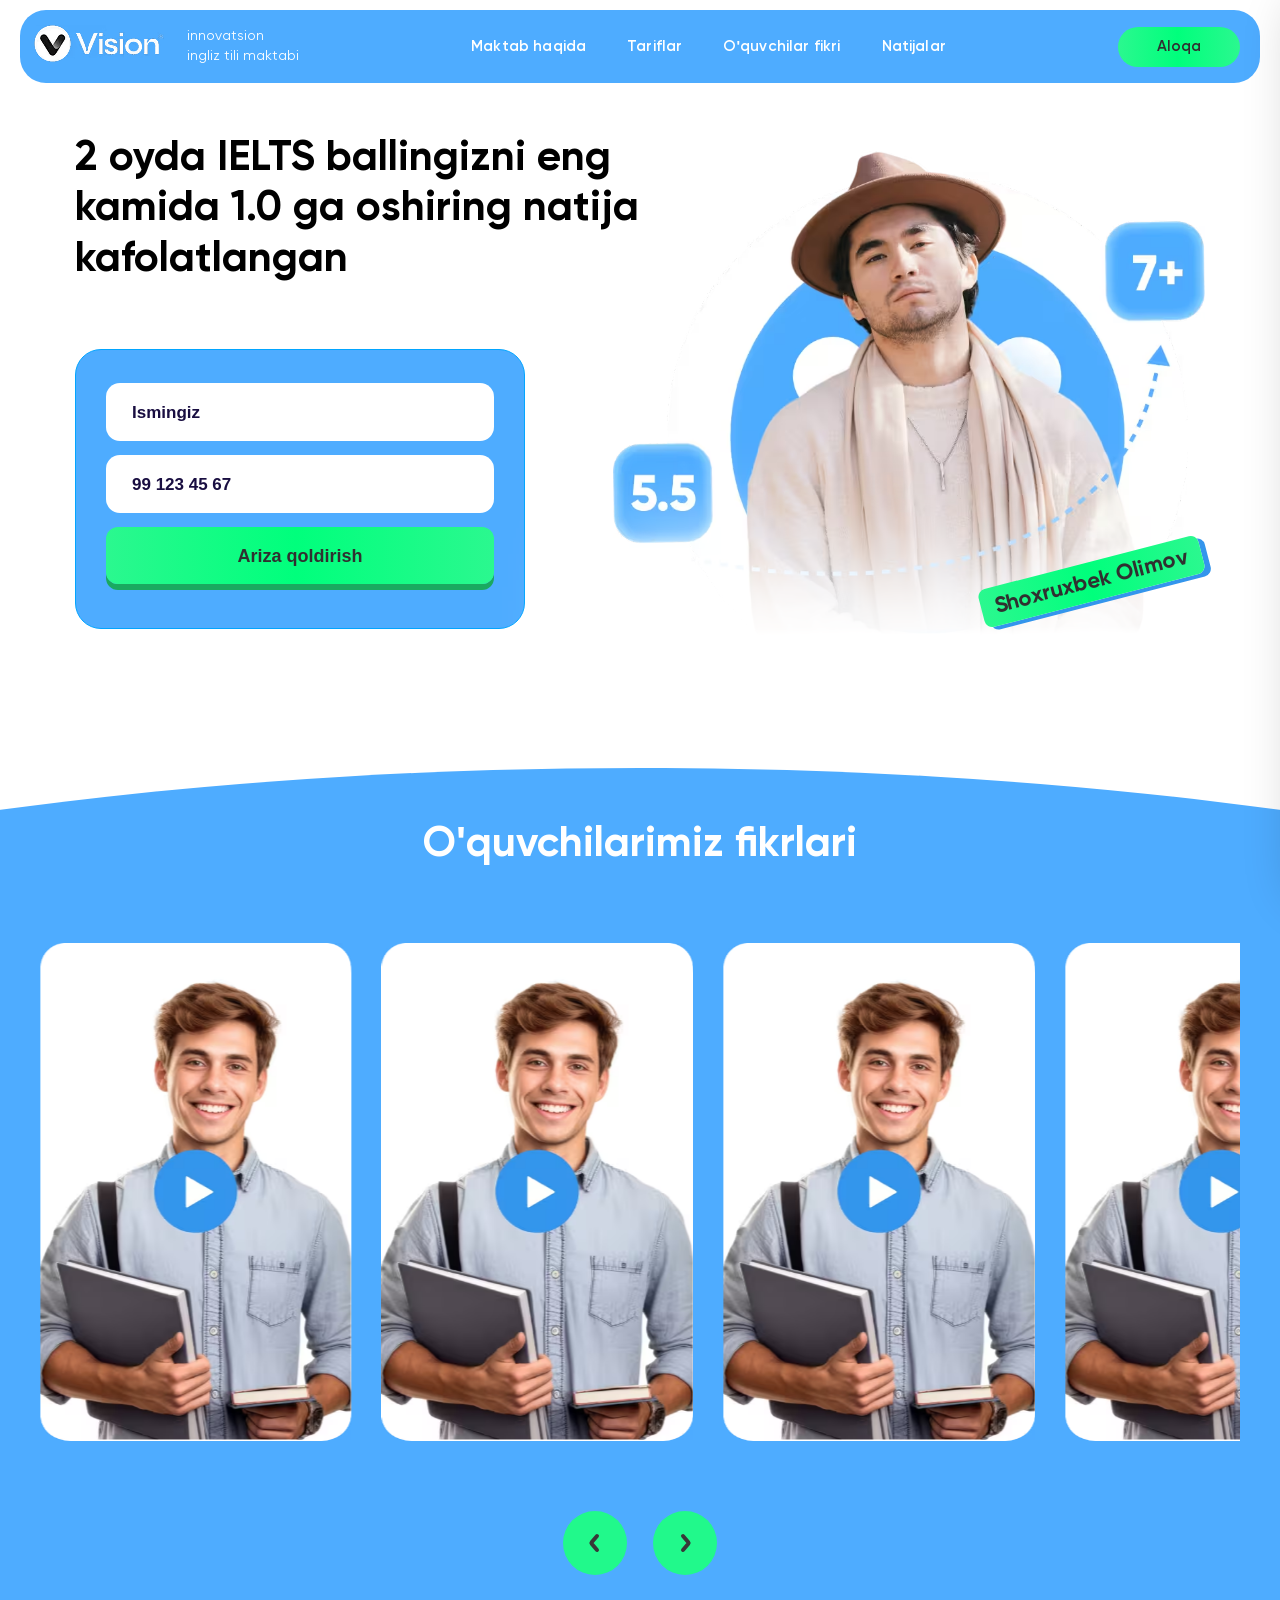
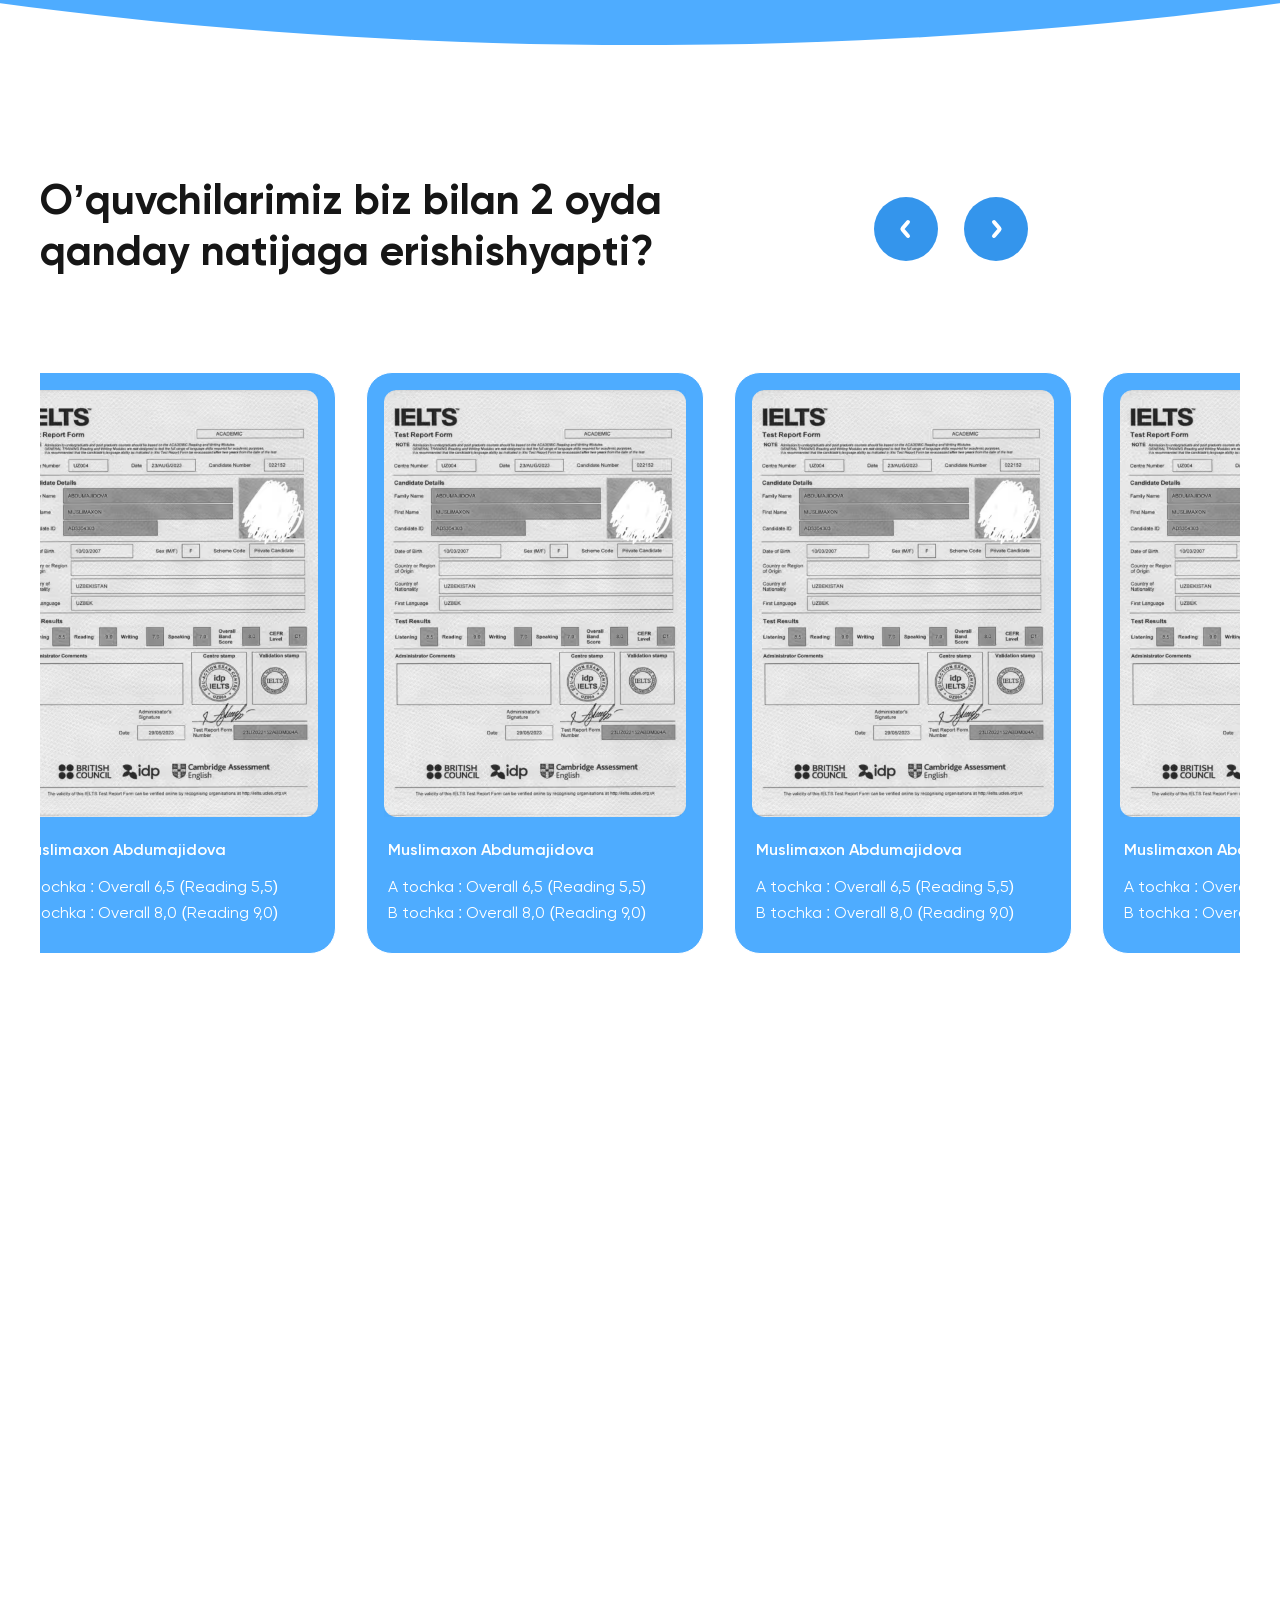
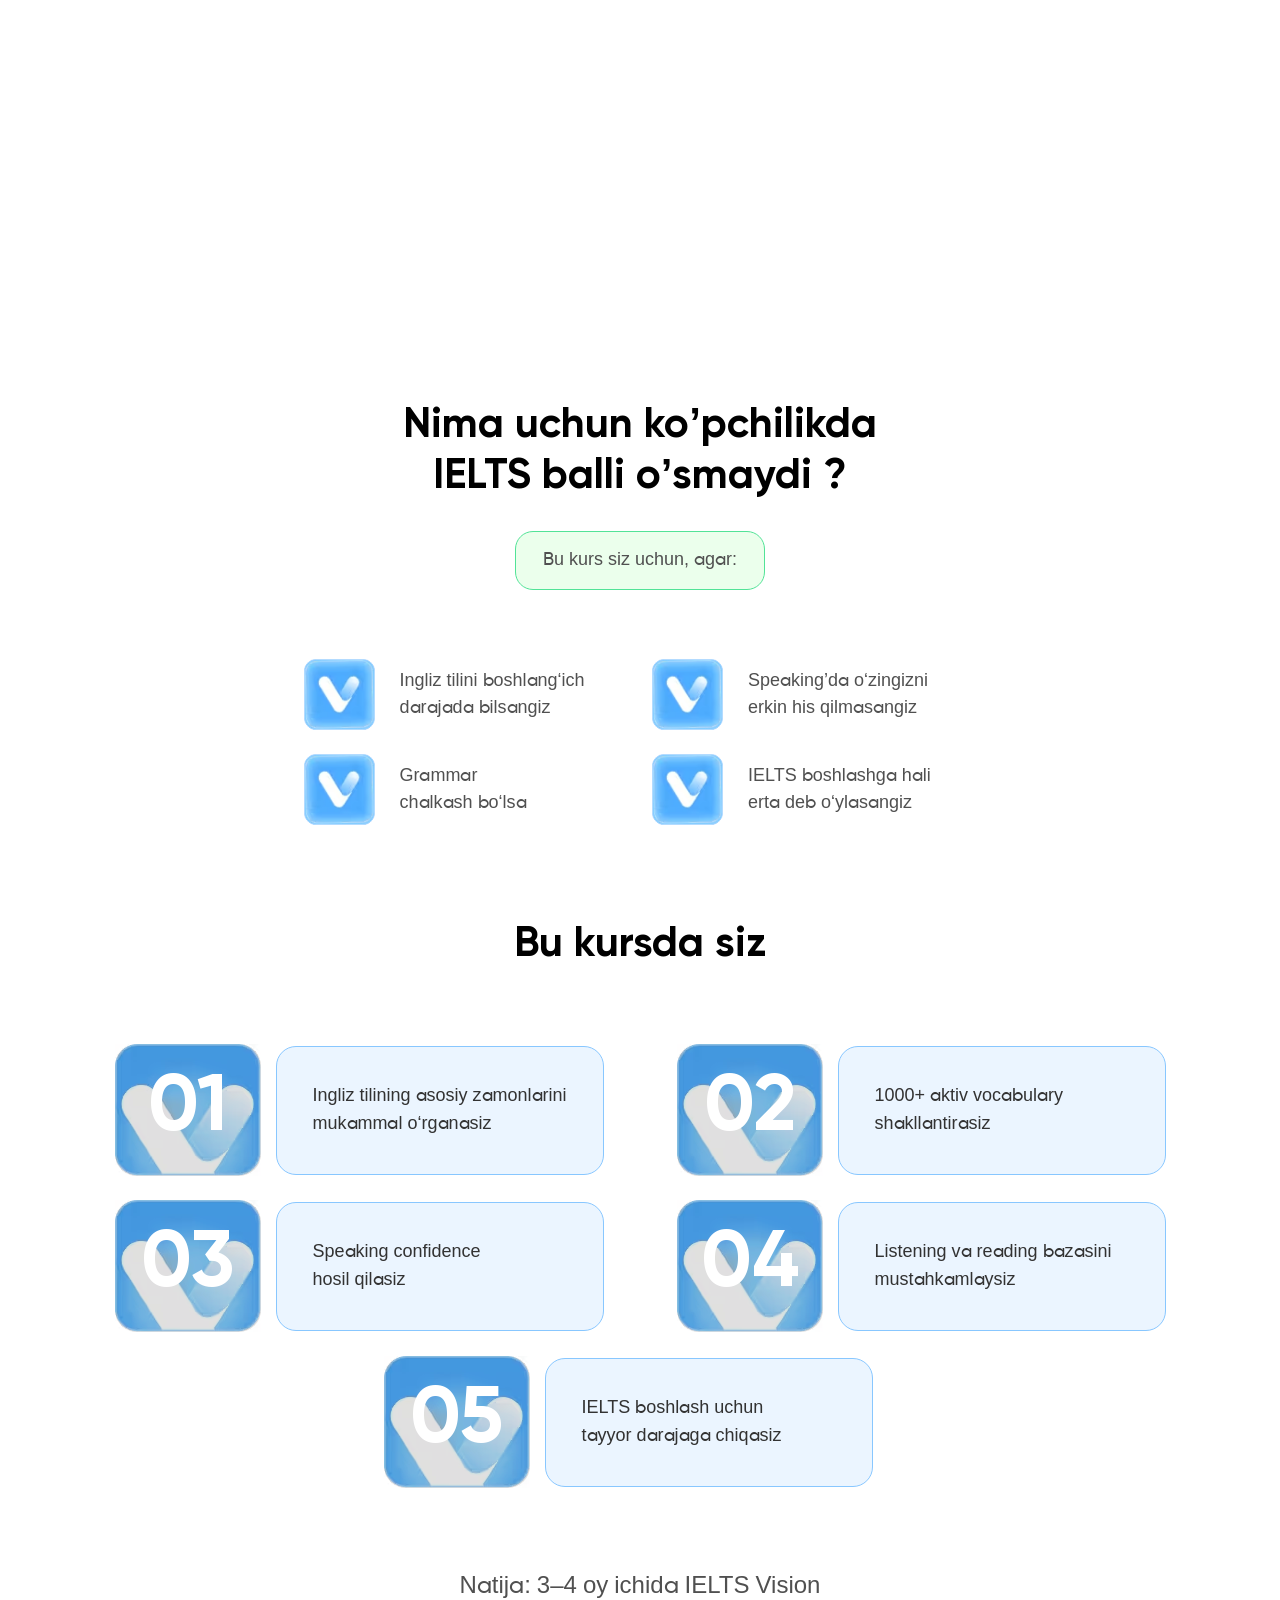
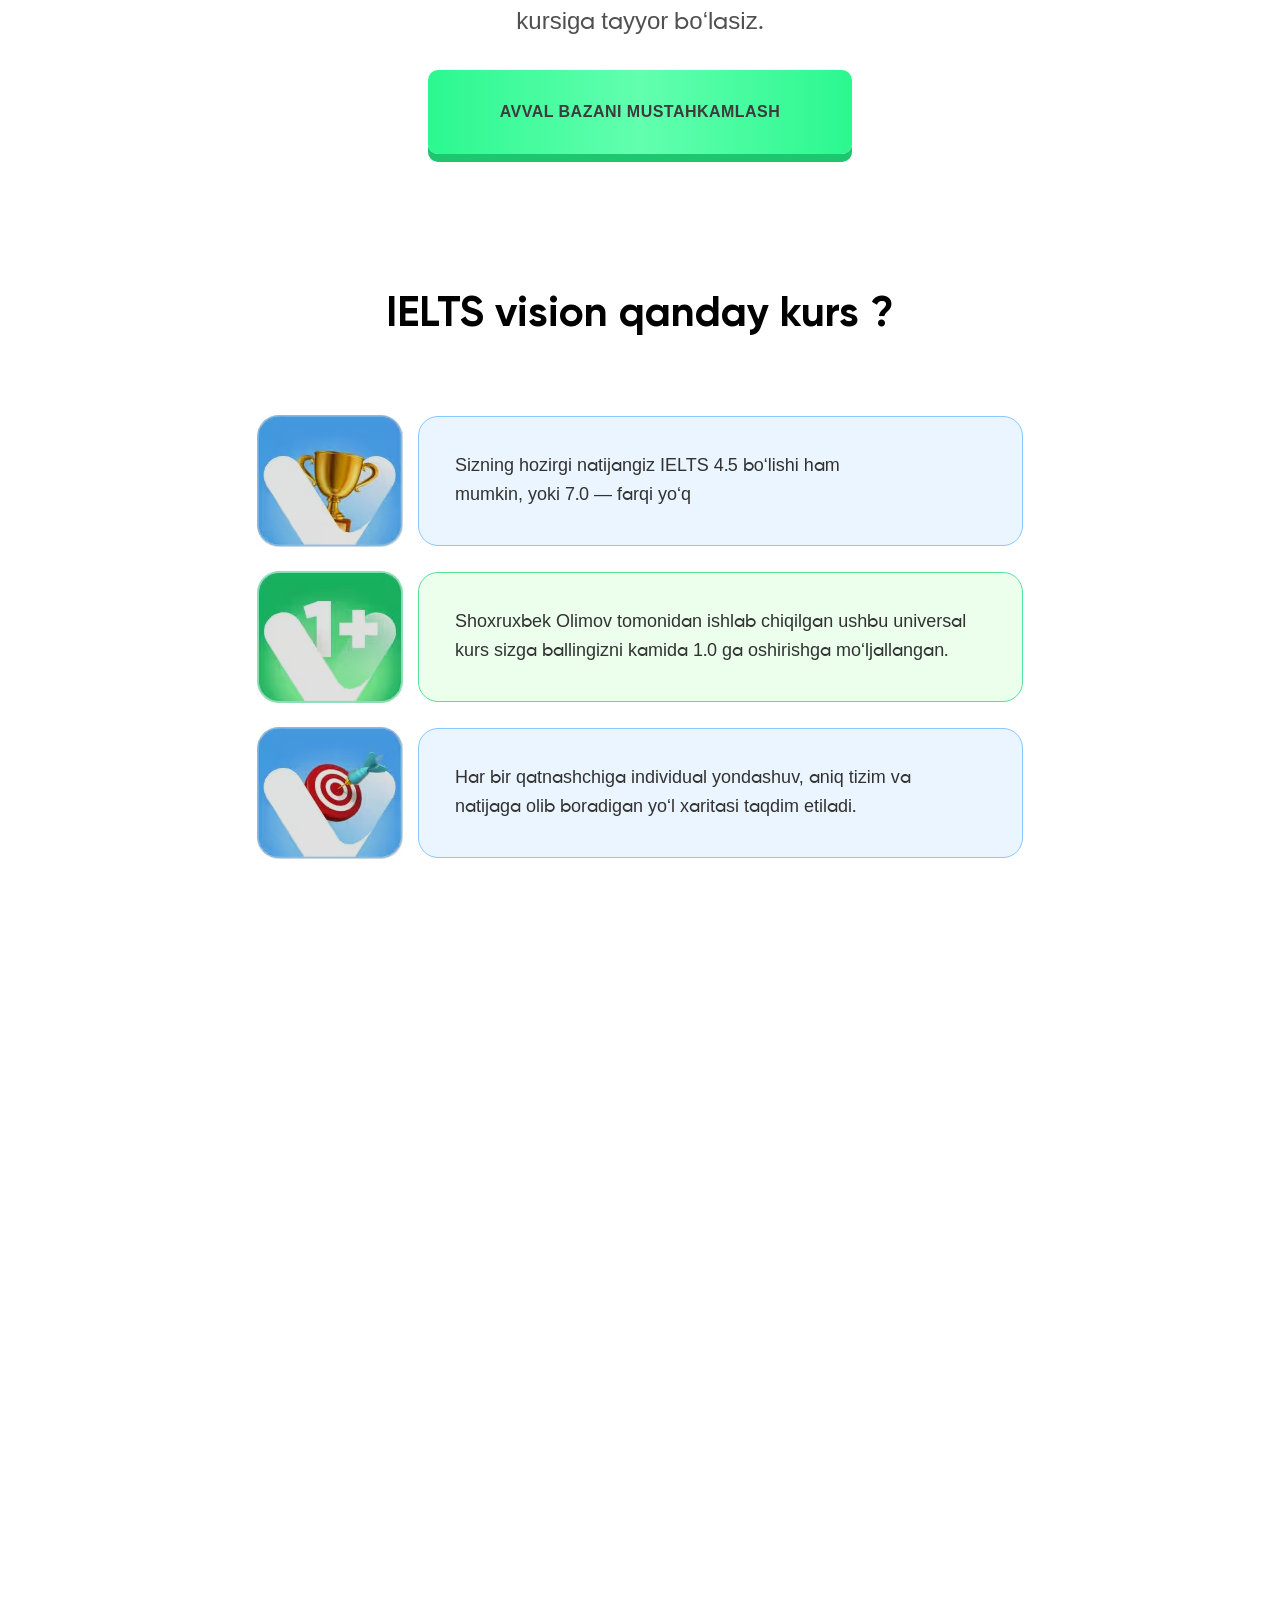
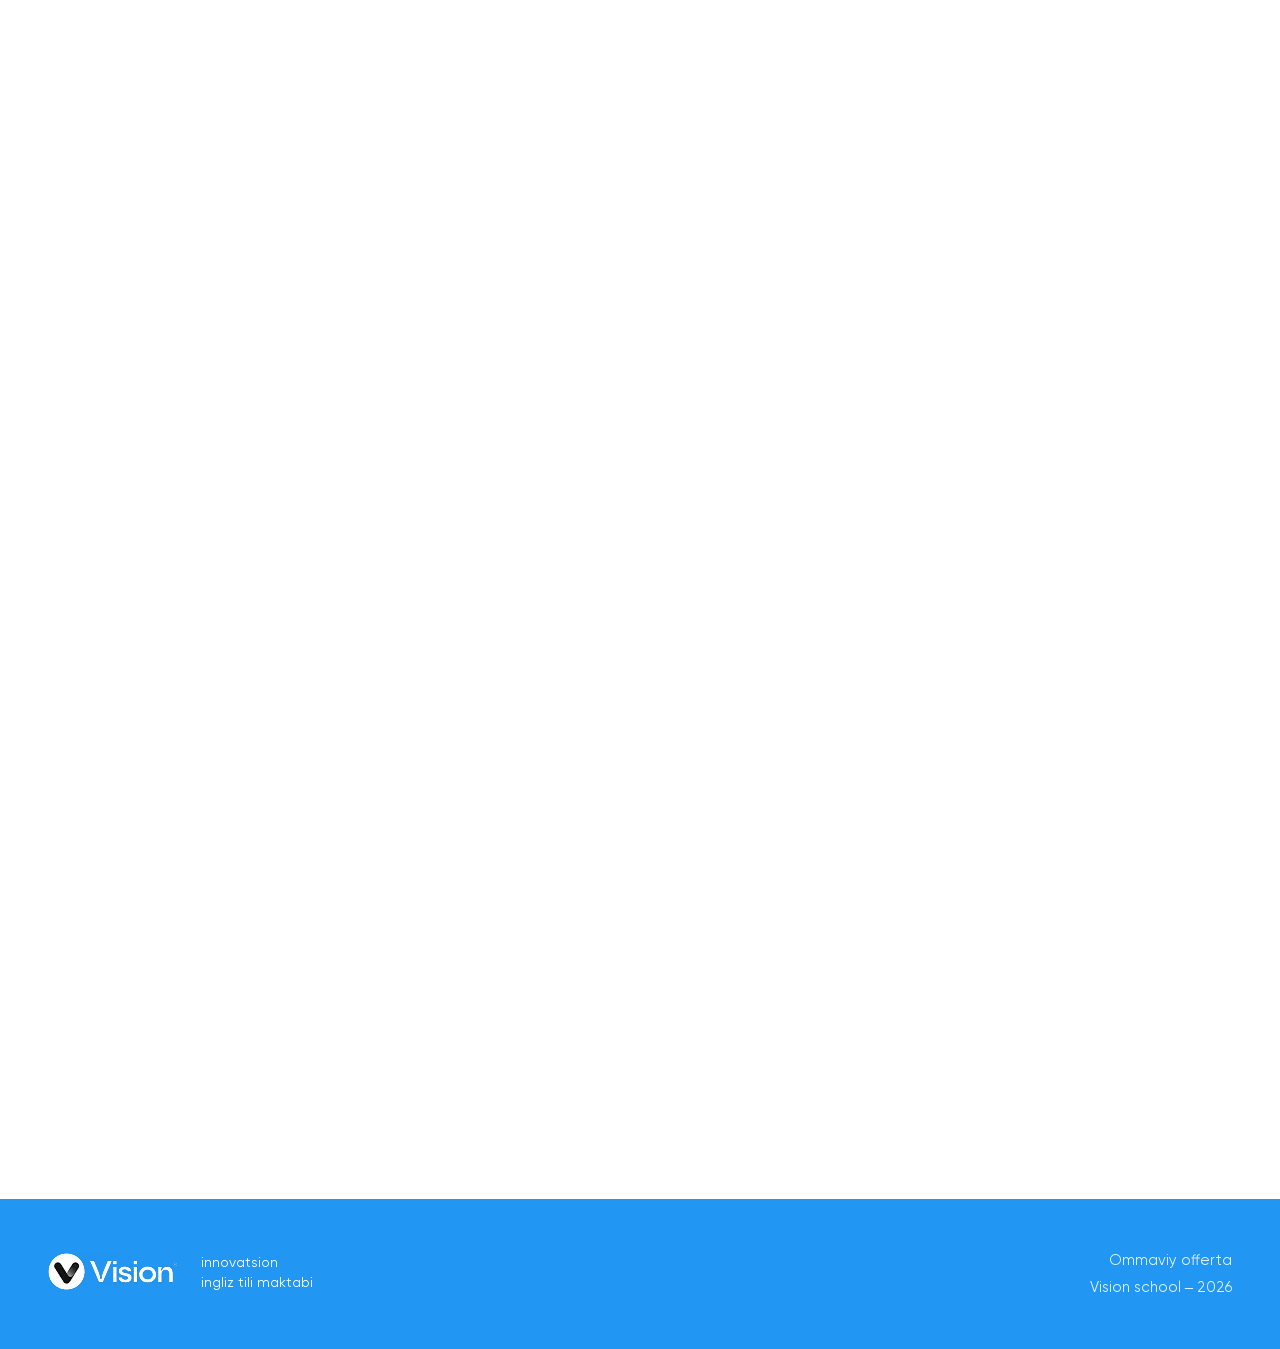
<file: index.html>
<!DOCTYPE html>
<html lang="uz">
<head>
 
    <meta charset="UTF-8" />
    <meta name="viewport" content="width=device-width, initial-scale=1.0" />
    <title>Vision Scholl</title>
    <meta name="description" content="Vision School">
    <style>
      *, *::before, *::after{box-sizing:border-box;margin:0;padding:0}html{scroll-behavior:smooth}body{font-family:Gilroy, sans-serif}html, body{overflow-x:hidden}.header-wrap{padding:10px 10px 51px 10px}.container{max-width:1240px !important;margin:0 auto;padding:0 10px}.header{width:100% !important;height:var(--header-h);background:#4EACFF;border:1.5px solid var(--blue-border);border-radius:26px;display:flex;align-items:center;justify-content:space-between;padding:15px 20px 15px 14px !important;position:relative;gap:0}.logo img{max-width:clamp(115px, 36vw, 130px);width:100%;height:auto}.header__top{display:flex;align-items:center;gap:23px}.nav{flex:1;display:flex;align-items:center;justify-content:center;gap:clamp(18px, 3.2vw, 46px);list-style:none}.nav a{font-size:clamp(13px, 1.1vw, 15.5px);font-weight:700;color:#fff;text-decoration:none;white-space:nowrap;font-weight:600;font-size:15px;line-height:140%;text-align:center;letter-spacing:0.01em;position:relative;padding-bottom:2px;transition:opacity 0.2s ease}.nav a::after{content:'';position:absolute;bottom:-2px;left:0;width:0;height:2px;background:rgba(255, 255, 255, 0.912);border-radius:2px;transition:width 0.25s ease}.text{font-weight:400;font-size:14px;line-height:140%;color:white}.nav a:hover{opacity:0.85}.nav a:hover::after{width:100%}.btn-aloqa{color:#303030;text-decoration:none;border:none;cursor:pointer;border-radius:21px;background:linear-gradient(90deg, #2BF88F 0%, #00FF7C 49.04%, #2BF88F 100%);padding:12px 0 13px 0;max-width:122px;width:100%;text-align:center;font-weight:600;font-size:15px;line-height:100%;transition:filter 0.22s ease, transform 0.18s ease}.btn-aloqa:hover{filter:brightness(1.08);transform:translateY(-1px)}.btn-aloqa:active{transform:translateY(0);filter:brightness(0.97)}.hamburger{display:none;flex-direction:column;justify-content:center;align-items:center;gap:5px;width:36px;height:36px;background:rgba(255, 255, 255, 0.15);border:none;border-radius:8px;cursor:pointer;flex-shrink:0;margin-left:auto;padding:6px}.hamburger span{display:block;width:20px;height:2.2px;background:#fff;border-radius:2px;transition:all 0.28s ease;transform-origin:center}.hamburger.open span:nth-child(1){transform:translateY(7.2px) rotate(45deg)}.hamburger.open span:nth-child(2){opacity:0;transform:scaleX(0)}.hamburger.open span:nth-child(3){transform:translateY(-7.2px) rotate(-45deg)}.navOverlay{position:fixed;inset:0;background:rgba(7, 24, 43, .45);backdrop-filter:blur(6px);-webkit-backdrop-filter:blur(6px);opacity:0;pointer-events:none;transition:opacity .25s ease;z-index:999}.navOverlay.is-open{opacity:1;pointer-events:auto}.mobileNav{position:fixed;top:0;right:0;height:100dvh;width:min(320px, 88vw);background:#fff;border-top-left-radius:22px;border-bottom-left-radius:22px;box-shadow:-20px 0 50px rgba(0, 0, 0, .18);transform:translateX(110%);transition:transform .28s ease;z-index:1000;display:flex;flex-direction:column;padding:14px 10px 16px}.mobileNav.is-open{transform:translateX(0)}.mobileNav__top{display:flex;align-items:center;justify-content:space-between;padding:6px 6px 10px;border-bottom:1px solid rgba(41, 168, 232, .12);background-color:#4EACFF;border-radius:20px}.mobileNav__close{width:40px;height:40px;border:0;background:#EEF6FD;border-radius:12px;color:#29A8E8;display:grid;place-items:center;cursor:pointer;transition:background .15s ease;flex-shrink:0}.mobileNav__close:hover{background:#daeef9}.mobileNav__list{list-style:none;padding:12px 4px;display:grid;gap:8px;overflow:auto}.mobileNav__link{display:flex;align-items:center;justify-content:space-between;text-decoration:none;padding:13px 14px;border-radius:14px;background:#F0F8FE;color:#1a3a5c;font-weight:700;font-size:14px;transition:transform .08s ease, background .15s ease}.mobileNav__link:hover{background:#daeef9}.mobileNav__link:active{transform:scale(.98)}.mobileNav__link::after{content:'›';font-size:18px;color:#29A8E8;font-weight:400}.mobileNav__bottom{margin-top:auto;padding-top:10px;display:grid;gap:10px}.mobileNav__btn{width:100%;padding:16px 0;border:none;cursor:pointer;border-radius:50px;font-weight:800;font-size:15px;color:#fff;background:linear-gradient(90deg, #29A8E8 0%, #3BBEF5 100%);box-shadow:0 4px 0 #1a85c2;transition:filter .18s ease, transform .15s ease}.mobileNav__btn:hover{filter:brightness(1.07)}.mobileNav__btn:active{transform:translateY(2px);box-shadow:0 2px 0 #1a85c2}.mobileNav__cta{text-decoration:none;text-align:center;padding:14px 10px;border-radius:16px;background:rgba(41, 168, 232, .08);color:#1a3a5c;font-weight:600;font-size:13px;transition:background .15s ease}.mobileNav__cta:hover{background:rgba(41, 168, 232, .14)}body.nav-open{overflow:hidden}.hero{align-items:center;gap:40px;padding-bottom:139px;position:relative}.hero__container{max-width:1150px;margin:0 auto;padding:0 10px}.hero__left{display:flex;flex-direction:column;gap:28px;position:relative}.hero__title{font-weight:700;font-size:clamp(22px, 7vw, 42px);line-height:120%;margin-bottom:36px}.hero__card{border:1px solid #02A5FF;max-width:450px;width:100%;border-radius:26px;background-color:#4EACFF;padding:33px 30px 36px 30px;display:flex;flex-direction:column;gap:13.5px}.hero__input{width:100%;padding:16px 0 15px 26px;border-radius:14px;border:none;outline:none;background:#fff;font-weight:600;font-size:17px;line-height:160%}.hero__input::placeholder{color:#190E41}.hero__input:focus{box-shadow:0 0 0 3px rgba(59, 190, 245, .35)}.hero__btn{width:100%;padding:15px 0 14px 0;border:none;border-radius:12px;background:linear-gradient(90deg, #2BF88F 0%, #00FF7C 49.04%, #2BF88F 100%);box-shadow:0px 6px 0px 0px #1AA960;color:#303030;font-weight:600;font-size:18px;line-height:160%;margin-bottom:8px;cursor:pointer;transition:filter .18s ease, transform .15s ease}.hero__btn:hover{filter:brightness(1.06)}.hero__btn:active{transform:translateY(3px);box-shadow:0 1px 0 #1da038}.hero__legal{font-weight:500;font-size:clamp(8.5px, 2.7vw, 12px);line-height:120%;text-align:center;color:white}.hero__legal a{text-underline-offset:2px;color:white}.hero__right{position:relative}.hero__right img{object-fit:cover;max-width:clamp(300px, 228vw, 592px);width:100%;right:0;top:-500px;z-index:3;position:absolute;height:auto}.shaddow{background:radial-gradient(circle,#65B6FF80 0%,transparent 70%);width:100%;max-width:clamp(220px, 35vw, 517px);height:clamp(220px, 35vw, 517px);border-radius:100%;position:absolute;right:20px;top:-440px}.hero__right-info{max-width:227px;width:100%;border-radius:8px;transform:rotate(-14.5deg);white-space:nowrap;height:39px;background:linear-gradient(90deg, #2BF88F 0%, #00FF7C 49.04%, #2BF88F 100%);box-shadow:5.51px 4px 0px 0px #3495EC;padding:4px 10px;display:flex;align-items:center;justify-content:center;position:absolute;right:0;z-index:5;bottom:28px}.hero__right-info p{color:#303030;font-weight:700;font-size:clamp(17px, 5.3vw, 22px);line-height:100%}.gradinet{background-color:white;width:592px;height:258px;filter:blur(50px);position:absolute;top:-75px;z-index:4;right:0}@media (max-width:1024px){.nav{gap:clamp(12px, 2.5vw, 28px)}.btn-aloqa{padding:10px 22px}.gradinet{top:240px}.shaddow{top:50px;left:50%;transform:translateX(-50%)}}@media (max-width:1000px){.hero__right img{margin:0 auto;transform:translateX(-50%);left:50%;top:0}.hero__right-info{max-width:200px;padding:3px 8px}}@media (max-width:860px){.hero{grid-template-columns:1fr;gap:48px}.hero__right{min-height:360px;order:-1}.hero__card{max-width:100%}}@media (max-width:480px){.hero__right{min-height:300px}.header-wrap{padding-bottom:25px}.hero__left{gap:5px}.hero__card{padding:22px 20px 20px 20px}.hero__input{font-size:16px;padding:14px 0 14px 20px}.hero__btn{font-size:17px}}@media (max-width:767px){.nav{display:none}.btn-aloqa.desktop-btn{display:none}.hamburger{display:flex}.header{border-radius:28px;padding:4px 14px}.hero{padding-bottom:40px}}@media (max-width:360px){.header__top{gap:10px}.hero__right-info{max-width:180px;padding:3px 5px}}
    </style>

    <link rel="stylesheet" href="./css/main.css" media="print" onload="this.media='all'" />
    <link rel="stylesheet" href="./css/modal.css" media="print" onload="this.media='all'" />
    <noscript>
        <link rel="stylesheet" href="./css/main.css" />
        <link rel="stylesheet" href="./css/modal.css" />
    </noscript>
</head>

<body>
    <div class="header-wrap">

        <!-- ══════════ HEADER ══════════ -->
        <header class="header container">

            <div class="header__top">
                <a href="#" class="logo">
                    <img src="./images/logo.avif" width="129" height="37" decoding="async" alt="logo">
                </a>
                <p class="text">innovatsion <br> ingliz tili maktabi</p>
            </div>

            <!-- Desktop Nav -->
            <nav>
                <ul class="nav">
                    <li><a href="#user">Maktab haqida</a></li>
                    <li><a href="#course">Tariflar</a></li>
                    <li><a href="#reviews">O'quvchilar fikri</a></li>
                    <li><a href="#result">Natijalar</a></li>
                </ul>
            </nav>

            <!-- CTA (desktop) -->
            <a href="#" class="btn-aloqa desktop-btn">Aloqa</a>

            <!-- Hamburger (mobile) -->
            <button type="button" class="hamburger" id="hamburger" aria-label="Menyu">
                <span></span>
                <span></span>
                <span></span>
            </button>

        </header>

        <!-- ══════ OVERLAY ══════ -->
        <div class="navOverlay" id="navOverlay" aria-hidden="true"></div>

        <!-- ══════ MOBILE DRAWER ══════ -->
        <nav class="mobileNav" id="mobileNav" aria-hidden="true">

            <div class="mobileNav__top">
                <a href="#" class="mobileNav__brand" style="display: flex; flex-direction: column;">
                    <img src="./images/logo.avif" width="129" height="37" loading="lazy" decoding="async" alt="logo">
                </a>

                <button class="mobileNav__close" id="navCloseBtn" type="button" aria-label="Menyuni yopish">
                    <svg width="18" height="18" viewBox="0 0 24 24" fill="none">
                        <path d="M6 6L18 18M18 6L6 18" stroke="currentColor" stroke-width="2.2" stroke-linecap="round">
                        </path>
                    </svg>
                </button>
            </div>

            <ul class="mobileNav__list">
                <li><a class="mobileNav__link" href="#user">Maktab haqida</a></li>
                <li><a class="mobileNav__link" href="#course">Tariflar</a></li>
                <li><a class="mobileNav__link" href="#reviews">O'quvchilar fikri</a></li>
                <li><a class="mobileNav__link" href="#result">Natijalar</a></li>
            </ul>

            <div class="mobileNav__bottom">
                <button class="mobileNav__btn" type="button">Aloqa</button>
                <a class="mobileNav__cta" href="tel:+998123456789">Hozir bog'lanish → +998 12 345-67-89</a>
            </div>

        </nav>
    </div>


    <section class="hero">

        <div class="hero__container">
            <!-- ══ LEFT ══ -->
            <div class="hero__left">

                <h1 class="hero__title">
                    2 oyda IELTS ballingizni eng<br>
                    kamida 1.0 ga oshiring natija<br>
                    kafolatlangan
                </h1>

                <form class="hero__card js-form">

                    <input class="hero__input name" type="text" placeholder="Ismingiz" aria-label="Ismingiz">
                    <span class="nameError" style="display:none;">❌ Ismingizni kiriting!</span>
                
                    <input class="hero__input phone" type="tel" placeholder="+998 99 123-45-67" aria-label="Telefon raqam">
                    <span class="phoneError" style="display:none;">❌ Telefon raqam mos emas!</span>
                
                    <button class="hero__btn js-submit" type="submit">
                        Ariza qoldirish 
                    </button>
                
                </form>
            </div>

            <!-- ══ RIGHT ══ -->
            <div class="hero__right">
                <img src="./images/speaker.avif" fetchpriority="high" decoding="async" width="592" height="651" alt="speaker">
                <div class="shaddow"></div>
                <div class="gradinet"></div>
                <div class="hero__right-info">
                    <p>Shoxruxbek Olimov</p>
                </div>
            </div>
        </div>

    </section>

    <section class="reviews" id="reviews">
        <div class="container">

            <h2 class="title">O'quvchilarimiz fikrlari</h2>

            <div class="swiper reviewsSwiper">
                <div class="swiper-wrapper">

                    <div class="swiper-slide card">
                        <img src="./images/man.avif" alt="" width="323" height="400" loading="lazy" decoding="async">
                        <div class="play"></div>
                    </div>

                    <div class="swiper-slide card">
                        <img src="./images/man.avif" alt="" width="323" height="400" loading="lazy" decoding="async">
                        <div class="play"></div>
                    </div>

                    <div class="swiper-slide card">
                        <img src="./images/man.avif" alt="" width="323" height="400" loading="lazy" decoding="async">
                        <div class="play"></div>
                    </div>

                    <div class="swiper-slide card">
                        <img src="./images/man.avif" alt="" width="323" height="400" loading="lazy" decoding="async">
                        <div class="play"></div>
                    </div>
                    <div class="swiper-slide card">
                        <img src="./images/man.avif" alt="" width="323" height="400" loading="lazy" decoding="async">
                        <div class="play"></div>
                    </div>
                    <div class="swiper-slide card">
                        <img src="./images/man.avif" alt="" width="323" height="400" loading="lazy" decoding="async">
                        <div class="play"></div>
                    </div>
                    <div class="swiper-slide card">
                        <img src="./images/man.avif" alt="" width="323" height="400" loading="lazy" decoding="async">
                        <div class="play"></div>
                    </div>
                </div>

                <!-- arrows -->
                <div class="reviews-nav">
                    <button type="button" class="btn prev" aria-label="Oldingi">
                        <svg width="64" height="64" viewBox="0 0 64 64" fill="none" xmlns="http://www.w3.org/2000/svg">
                            <circle cx="32" cy="32" r="32" fill="#21F98B" />
                            <path d="M34 25L28.6694 31.2191C28.2842 31.6684 28.2842 32.3316 28.6694 32.7809L34 39"
                                stroke="#383838" stroke-width="4" stroke-linecap="round" />
                        </svg>
                    </button>
                    <button type="button" class="btn next" aria-label="Keyingi">
                        <svg width="64" height="64" viewBox="0 0 64 64" fill="none" xmlns="http://www.w3.org/2000/svg">
                            <circle cx="32" cy="32" r="32" transform="rotate(-180 32 32)" fill="#21F98B" />
                            <path d="M30 39L35.3306 32.781C35.7158 32.3316 35.7158 31.6684 35.3306 31.2191L30 25"
                                stroke="#383838" stroke-width="4" stroke-linecap="round" />
                        </svg>
                    </button>
                </div>

            </div>

        </div>
    </section>


    <section class="result" id="result">
        <div class="result__container container">
            <div class="result__box swiper resultSwiper">
                <div class="result__info">
                    <h2 class="result__title">O’quvchilarimiz biz bilan 2 oyda <br> qanday natijaga erishishyapti? </h2>
                    <div class="result__pagaiton reviews-nav">
                        <button type="button" class="result__btn result-prev" aria-label="Oldingi">
                            <svg width="64" height="64" viewBox="0 0 64 64" fill="none"
                                xmlns="http://www.w3.org/2000/svg">
                                <circle cx="32" cy="32" r="32" fill="#3495EC" />
                                <path d="M34 25L28.6694 31.2191C28.2842 31.6684 28.2842 32.3316 28.6694 32.7809L34 39"
                                    stroke="white" stroke-width="4" stroke-linecap="round" />
                            </svg>
                        </button>
                        <button type="button" class="result__btn result-next" aria-label="Keyingi">
                            <svg width="64" height="64" viewBox="0 0 64 64" fill="none"
                                xmlns="http://www.w3.org/2000/svg">
                                <circle cx="32" cy="32" r="32" transform="rotate(-180 32 32)" fill="#3495EC" />
                                <path d="M30 39L35.3306 32.781C35.7158 32.3316 35.7158 31.6684 35.3306 31.2191L30 25"
                                    stroke="white" stroke-width="4" stroke-linecap="round" />
                            </svg>
                        </button>
                    </div>
                </div>


                <div class="result__row swiper-wrapper">
                    <div class="result__col swiper-slide">
                        <img src="./images/sertivicat.avif" loading="lazy" decoding="async" width="292" height="448"
                            alt="sertivicat">
                        <h3>Muslimaxon Abdumajidova</h3>
                        <p style="margin-bottom: 10px;">A tochka : Overall 6,5 (Reading 5,5)</p>
                        <p>B tochka : Overall 8,0 (Reading 9,0)</p>
                    </div>
                    <div class="result__col swiper-slide">
                        <img src="./images/sertivicat.avif" loading="lazy" decoding="async" width="292" height="448"
                            alt="sertivicat">
                        <h3>Muslimaxon Abdumajidova</h3>
                        <p style="margin-bottom: 10px;">A tochka : Overall 6,5 (Reading 5,5)</p>
                        <p>B tochka : Overall 8,0 (Reading 9,0)</p>
                    </div>
                    <div class="result__col swiper-slide">
                        <img src="./images/sertivicat.avif" loading="lazy" decoding="async" width="292" height="448"
                            alt="sertivicat">
                        <h3>Muslimaxon Abdumajidova</h3>
                        <p style="margin-bottom: 10px;">A tochka : Overall 6,5 (Reading 5,5)</p>
                        <p>B tochka : Overall 8,0 (Reading 9,0)</p>
                    </div>
                    <div class="result__col swiper-slide">
                        <img src="./images/sertivicat.avif" loading="lazy" decoding="async" width="292" height="448"
                            alt="sertivicat">
                        <h3>Muslimaxon Abdumajidova</h3>
                        <p style="margin-bottom: 10px;">A tochka : Overall 6,5 (Reading 5,5)</p>
                        <p>B tochka : Overall 8,0 (Reading 9,0)</p>
                    </div>
                    <div class="result__col swiper-slide">
                        <img src="./images/sertivicat.avif" loading="lazy" decoding="async" width="292" height="448"
                            alt="sertivicat">
                        <h3>Muslimaxon Abdumajidova</h3>
                        <p style="margin-bottom: 10px;">A tochka : Overall 6,5 (Reading 5,5)</p>
                        <p>B tochka : Overall 8,0 (Reading 9,0)</p>
                    </div>
                    <div class="result__col swiper-slide">
                        <img src="./images/sertivicat.avif" loading="lazy" decoding="async" width="292" height="448"
                            alt="sertivicat">
                        <h3>Muslimaxon Abdumajidova</h3>
                        <p style="margin-bottom: 10px;">A tochka : Overall 6,5 (Reading 5,5)</p>
                        <p>B tochka : Overall 8,0 (Reading 9,0)</p>
                    </div>
                </div>
            </div>
        </div>
    </section>


    <section class="course" id="course">
        <div class="course__container">
            <div class="course__box mb">
                <h2 class="course__title">Qaysi kurs sizga mos ?</h2>
                <p class="course__text">Har bir o‘quvchi bir xil darajada emas. Kimdadir IELTS 5.0 bor, kimdadir esa
                    <br>
                    hali bazasi
                    shakllanmagan. Shuning uchun bizda 2 ta yo‘nalish mavjud:
                </p>

                <div class="course__row">
                    <div class="course__col">
                        <img src="./images/elementary.avif" loading="lazy" decoding="async" width="177" height="159"
                            alt="elementary">
                        <div class="course__item">
                            <h3>Elementary Foundation </h3>
                            <p>0 dan boshlab mustahkam grammatika, <br> vocabulary va speaking bazasi</p>
                        </div>
                    </div>
                    <div class="course__col">
                        <img src="./images/ielts-icon.avif" loading="lazy" decoding="async" width="177" height="159"
                            alt="elementary">
                        <div class="course__item" style="border: 1px solid #88C7FF; background-color: #EBF5FF;">
                            <h3>IELTS Vision</h3>
                            <p>mavjud darajani kamida <br> 1.0 ballga oshirish</p>
                        </div>
                    </div>
                </div>

                <button type="button" class="course__btn webinar-cta"> O‘ZIMGA MOS YO‘NALISHNI TANLAYMAN</button>
            </div>


            <div class="course__box">
                <h2 class="course__title">Nima uchun ko’pchilikda <br> IELTS balli o’smaydi ?</h2>
                <p class="course__text" style="font-size: clamp(19px, 5vw, 26px);">Ko‘pchilik IELTS’ni emas, bazani
                    o‘rganishi kerak !</p>

                <div class="growth__info">
                    <p>IELTS — bu imtihon. Lekin grammar, vocabulary va speaking <br> confidence yetarli bo‘lmasa,
                        imtihon texnikasi yordam bermaydi.</p>
                </div>

                <div class="growth__row">
                    <h3 class="growth__row-title">Agar siz:</h3>

                    <div class="growth__col">
                        <div class="growth__item">
                            <div class="">1</div>
                            <p>Grammar asoslarini <br> yaxshi bilmasangiz</p>
                        </div>
                        <div class="growth__item">
                            <div class="">2</div>
                            <p>Speaking’da oddiy gap <br> tuzishda qiynalsangiz</p>
                        </div>
                        <div class="growth__item">
                            <div class="">3</div>
                            <p>IELTS 4.5 ham <br> chiqmayotgan bo‘lsa</p>
                        </div>
                        <div class="growth__item">
                            <div class="">4</div>
                            <p>Vocabulary kamligi sabab <br> fikr bildira olmasangiz</p>
                        </div>
                    </div>

                    <p class="growth__text">Unda sizga avval Elementary <br> Foundation kerak bo‘ladi.</p>
                </div>

                <button type="button" class="course__btn webinar-cta">AVVAL BAZANI MUSTAHKAMLASH</button>
            </div>

        </div>
    </section>

    <section class="">
        <div class="container">
            <h2 class="course__title" style="margin-bottom: 29px;">Nima uchun ko’pchilikda <br> IELTS balli o’smaydi ?
            </h2>
            <div class="growth__info" style="max-width: 250px; width: 100%; padding: 15px 0; border-radius: 18px;">
                <p> Bu kurs siz uchun, agar:</p>
            </div>

            <div class="gune">
                <div class="gune__col">
                    <img src="./images/icons.avif" loading="lazy" decoding="async" width="44" height="39" alt="icon">
                    <p>Ingliz tilini boshlang‘ich <br> darajada bilsangiz</p>
                </div>
                <div class="gune__col">
                    <img src="./images/icons.avif" loading="lazy" decoding="async" width="44" height="39" alt="icon">
                    <p>Speaking’da o‘zingizni <br> erkin his qilmasangiz</p>
                </div>
                <div class="gune__col">
                    <img src="./images/icons.avif" loading="lazy" decoding="async" width="44" height="39" alt="icon">
                    <p>Grammar <br> chalkash bo‘lsa</p>
                </div>
                <div class="gune__col">
                    <img src="./images/icons.avif" loading="lazy" decoding="async" width="44" height="39" alt="icon">
                    <p>IELTS boshlashga hali <br> erta deb o‘ylasangiz</p>
                </div>
            </div>

        </div>
    </section>


    <section class="">
        <div class="container">
            <h2 class="course__title mbs">Bu kursda siz
            </h2>

            <div class="user__row">
                <div class="user__col">
                    <div class="user__min">
                        <img src="./images/box.avif" loading="lazy" decoding="async" width="142" height="128"
                            alt="images">
                        <h3>01</h3>
                    </div>
                    <div class="user__info">
                        <p>Ingliz tilining asosiy zamonlarini <br> mukammal o‘rganasiz</p>
                    </div>
                </div>
                <div class="user__col">
                    <div class="user__min">
                        <img src="./images/box.avif" loading="lazy" decoding="async" width="142" height="128"
                            alt="images">
                        <h3>02</h3>
                    </div>
                    <div class="user__info">
                        <p>1000+ aktiv vocabulary shakllantirasiz</p>
                    </div>
                </div>
                <div class="user__col">
                    <div class="user__min">
                        <img src="./images/box.avif" loading="lazy" decoding="async" width="142" height="128"
                            alt="images">
                        <h3>03</h3>
                    </div>
                    <div class="user__info">
                        <p>Speaking confidence <br> hosil qilasiz</p>
                    </div>
                </div>
                <div class="user__col">
                    <div class="user__min">
                        <img src="./images/box.avif" loading="lazy" decoding="async" width="142" height="128"
                            alt="images">
                        <h3>04</h3>
                    </div>
                    <div class="user__info">
                        <p>Listening va reading bazasini mustahkamlaysiz</p>
                    </div>
                </div>
                <div class="user__col right">
                    <div class="user__min">
                        <img src="./images/box.avif" loading="lazy" decoding="async" width="142" height="128"
                            alt="images">
                        <h3>05</h3>
                    </div>
                    <div class="user__info">
                        <p>IELTS boshlash uchun <br> tayyor darajaga chiqasiz</p>
                    </div>
                </div>
            </div>

            <p class="growth__text">Natija: 3–4 oy ichida IELTS Vision <br> kursiga tayyor bo‘lasiz.</p>
            <button type="button" class="course__btn webinar-cta" style="margin-bottom: 136px;">AVVAL BAZANI MUSTAHKAMLASH</button>
        </div>
    </section>


    <section class="" id="user">
        <div class="container">
            <h2 class="course__title mbs">IELTS vision qanday kurs ?
            </h2>

            <div class="user__box">
                <div class="user__cols">
                    <div class="user__min">
                        <img src="./images/1.avif" loading="lazy" decoding="async" width="142" height="128"
                            alt="images">
                    </div>
                    <div class="user__infos">
                        <p>Sizning hozirgi natijangiz IELTS 4.5 bo‘lishi ham <br> mumkin, yoki 7.0 — farqi yo‘q</p>
                    </div>
                </div>
                <div class="user__cols">
                    <div class="user__min">
                        <img src="./images/2.avif" loading="lazy" decoding="async" width="142" height="128"
                            alt="images">
                    </div>
                    <div class="user__infos" style="border: 1px solid #52E397; background-color: #EBFFEC;">
                        <p>Shoxruxbek Olimov tomonidan ishlab chiqilgan ushbu universal <br> kurs sizga ballingizni
                            kamida 1.0 ga oshirishga mo‘ljallangan.</p>
                    </div>
                </div>
                <div class="user__cols">
                    <div class="user__min">
                        <img src="./images/3.avif" loading="lazy" decoding="async" width="142" height="128"
                            alt="images">
                    </div>
                    <div class="user__infos">
                        <p>Har bir qatnashchiga individual yondashuv, aniq tizim va <br> natijaga olib boradigan yo‘l
                            xaritasi taqdim etiladi.</p>
                    </div>
                </div>
            </div>
        </div>
    </section>


    <section class="courses">
        <div class="course__container">

            <h2 class="course__title mbs">
                Bu kurs siz uchun, agarda:
            </h2>

            <!-- Top list -->
            <div class="course__list course__list--top">

                <div class="course__items">
                    <div class="course__number">1</div>
                    <p class="course__texts">
                        Kursdan kursga o‘tib natijaga erisholmayotgan bo‘lsangiz
                    </p>
                </div>

                <div class="course__items" style="border: 0.8px solid #88C7FF; background-color: #EBF5FF;">
                    <div class="course__number" style="background-color: #4FACFF;">2</div>
                    <p class="course__texts">
                        2 oy ichida IELTSni yopib <br> chiqmoqchi bo‘lsangiz
                    </p>
                </div>

                <div class="course__items">
                    <div class="course__number">3</div>
                    <p class="course__texts">
                        Mock test topshiryapsiz, lekin <br> natijangiz o‘zgarmayotgan bo‘lsa
                    </p>
                </div>

            </div>

            <!-- Arrows 1 -->
            <div class="course__arrows">
                <img class="course__arrow" src="./images/arrow.avif" alt="arrow" width="370" height="25" loading="lazy" decoding="async">
                <img class="course__arrow" src="./images/arrow.avif" alt="arrow" width="370" height="25" loading="lazy" decoding="async">
            </div>

            <!-- Bottom list -->
            <div class="course__list course__list--bottom">

                <div class="course__items" style="border: 0.8px solid #88C7FF; background-color: #EBF5FF;">
                    <div class="course__number" style="background-color: #4FACFF;">4</div>
                    <p class="course__texts">
                        Speaking va Writing’dan <br> qiynalayotgan bo‘lsangiz
                    </p>
                </div>

                <div class="course__items" style="border: 0.8px solid #88C7FF; background-color: #EBF5FF;">
                    <div class="course__number" style="background-color: #4FACFF;">5</div>
                    <p class="course__texts" style="font-size: 16px;">
                        Ustoz nazoratida shaxsiy roadmap <br> bilan ishlamoqchi bo‘lsangiz
                    </p>
                </div>

                <button type="button" class="course__btn webinar-cta" style="margin-top: -10px; max-width: 316px;">KURSGA
                    YOZILISH</button>
            </div>

            <!-- Arrows 2 -->
            <div class="course__arrows course__arrows--bottom">
                <img class="course__arrow" src="./images/arrow.avif" alt="arrow" width="370" height="25" loading="lazy" decoding="async">
                <img class="course__arrow" src="./images/arrow2.avif" alt="arrow" width="371" height="32" loading="lazy" decoding="async">
            </div>

        </div>
    </section>

    <section class="course">
        <div class="container">

            <h2 class="course__title mbs">
                Bu kursda siz
            </h2>

            <div class="course__stats">

                <div class="course__stat">
                    <div class="course__stat-number">
                        <img src="./images/tip.avif" loading="lazy" decoding="async" width="120" height="117"
                            alt="icon">
                        <p>40</p>
                    </div>
                    <p class="course__stat-text">
                        40 ta kuchli <br> videodarsliklar
                    </p>
                </div>
                <div class="course__stat">
                    <div class="course__stat-number">
                        <img src="./images/tip.avif" loading="lazy" decoding="async" width="120" height="117"
                            alt="icon">
                        <p>24</p>
                    </div>
                    <p class="course__stat-text">
                        24 ta online <br> jonli darslar
                    </p>
                </div>
                <div class="course__stat">
                    <div class="course__stat-number">
                        <img src="./images/tip.avif" loading="lazy" decoding="async" width="120" height="117"
                            alt="icon">
                        <p>3</p>
                    </div>
                    <p class="course__stat-text">
                        3 ta Mock testi topshirish <br> imkoniyatlariga ega bo’lasiz
                    </p>
                </div>

            </div>

            <p class="growth__text">Kuchli nazorat ostida IELTS darajangizni kamida 1.0 balga <br> ko‘tara olishingizga
                kafolat beramiz.</p>

            <button type="button" class="course__btn webinar-cta course__btn--primary">
                KURSDA O‘QIMOQCHIMAN
            </button>

        </div>
    </section>


    <section class="why">
        <div class="container">
            <h2 class="course__title">Nima uchun IELTS Visionda <br> o’qishingiz kerak ?</h2>

            <div class="why__row">
                <div class="course__items" style="padding: 35px 0 ;">
                    <div class="course__number" style="margin-right: 245px; margin-top: -35px;">1</div>
                    <p class="course__texts" style="text-align: start;">
                        IELTS 8.5 ballga ega shaxsan <br> Shoxrux Olimovdan dars olish
                    </p>
                </div>
                <div class="course__items"
                    style="padding: 35px 0 ; border: 0.8px solid #88C7FF; background-color: #EBF5FF;">
                    <div class="course__number"
                        style="margin-right: 245px; margin-top: -35px; background-color: #4FACFF;">2</div>
                    <p class="course__texts" style="text-align: start;">
                        10.000+ o‘quvchilar ishonch <br> bildirgan sinalgan tizim
                    </p>
                </div>
                <div class="course__items"
                    style="padding: 35px 0 ; border: 0.8px solid #88C7FF; background-color: #EBF5FF;">
                    <div class="course__number"
                        style="margin-right: 245px; margin-top: -35px; background-color: #4FACFF;">3</div>
                    <p class="course__texts" style="text-align: start;">
                        Kuchli nazorat: vazifa <br> topshirmasa, kursdan chetlatiladi
                    </p>
                </div>
                <div class="course__items" style="padding: 35px 0 ;">
                    <div class="course__number" style="margin-right: 245px; margin-top: -35px;">4</div>
                    <p class="course__texts" style="text-align: start;">
                         Feedback va roadmap <br> asosidagi individual yondashuv
                    </p>
                </div>
            </div>

            <button type="button" class="course__btn webinar-cta course__btn--primary" style="max-width: 316px;">
                RO‘YXATDAN O‘TISH
            </button>
        </div>
    </section>


    <section class="teacher">
        <div class="container">
            <h2 class="course__title mbs">Kurs muallifi Shoxrux Olimov</h2>

            <div class="teacher__box">
                <img class="teacher__images" src="./images/speakerSecond.avif" loading="lazy" decoding="async"
                    width="365" height="331" alt="speaker">


                <ul class="teacher__nav">
                    <li>7 yillik o’qitish tajribasi</li>
                    <li>CELTA sertifikati sohibi</li>
                    <li>130K+ ijtimoiy tarmoqdagi obunachilar</li>
                    <li>IELTS 8.5 / SAT 1490</li>
                    <li>O‘z metodikasiga ega, shaxsiy yondashuv</li>
                </ul>
            </div>

            <div class="teacher__bg">
                <img class="teacher__img1" src="./images/bg.avif" loading="lazy" decoding="async" width="300"
                    height="300" alt="bg">
                <img class="teacher__img" src="./images/bg.avif" loading="lazy" decoding="async" width="300"
                    height="300" alt="bg">
            </div>

            <button type="button" class="course__btn webinar-cta course__btn--primary" style="max-width: 316px; margin-top: 51px;">
                KURSGA YOZILMOQCHIMAN
            </button>
        </div>
    </section>



    <!-- ══ WORK ══ -->
    <section class="work">
        <div class="container">
            <h2 class="work__title">Kurs modullari bilan tanishing</h2>

            <div class="work__box">
                <div class="work__slider">
                    <button type="button" class="work__nav" id="prevBtn" aria-label="Oldingi">
                        <svg viewBox="0 0 24 24">
                            <polyline points="15 18 9 12 15 6" />
                        </svg>
                    </button>

                    <div class="work__slide-wrap">
                        <div class="work__track" id="workTrack">
                            <div class="work__slide work__slide--filled">
                                <article class="module-card">
                                    <header class="module-card__head">
                                        <span class="module-card__icon" aria-hidden="true">
                                            <svg viewBox="0 0 32 32" fill="none">
                                                <path d="M8.2 16.2a7.8 7.8 0 0 1 15.6 0" stroke="#fff" stroke-width="2.2" stroke-linecap="round"/>
                                                <rect x="5.2" y="16" width="5.4" height="8.8" rx="2.2" fill="#fff"/>
                                                <rect x="21.4" y="16" width="5.4" height="8.8" rx="2.2" fill="#fff"/>
                                                <path d="M27.6 13.2c1.5 1.7 1.5 4.7 0 6.4M4.4 13.2c-1.5 1.7-1.5 4.7 0 6.4" stroke="#fff" stroke-width="1.8" stroke-linecap="round"/>
                                            </svg>
                                        </span>
                                        <h3 class="module-card__title">LISTENING</h3>
                                    </header>
                                    <ul class="module-card__list">
                                        <li class="module-card__row">
                                            <div class="module-card__left">
                                                <span class="module-card__dot"></span>
                                                <div class="module-card__part">
                                                    <span class="module-card__part-n">Part 1:</span>
                                                    <span class="module-card__part-t">Gap-fill</span>
                                                </div>
                                            </div>
                                            <span class="module-card__chev" aria-hidden="true"></span>
                                            <p class="module-card__desc">-50% javoblarni savollarsiz “predict” qilish.</p>
                                        </li>
                                        <li class="module-card__row">
                                            <div class="module-card__left">
                                                <span class="module-card__dot"></span>
                                                <div class="module-card__part">
                                                    <span class="module-card__part-n">Part 2:</span>
                                                    <span class="module-card__part-t">Maps</span>
                                                </div>
                                            </div>
                                            <span class="module-card__chev" aria-hidden="true"></span>
                                            <p class="module-card__desc">Namyok bilan ishlash</p>
                                        </li>
                                        <li class="module-card__row">
                                            <div class="module-card__left">
                                                <span class="module-card__dot"></span>
                                                <div class="module-card__part">
                                                    <span class="module-card__part-n">Part 3:</span>
                                                    <span class="module-card__part-t">MCQ</span>
                                                </div>
                                            </div>
                                            <span class="module-card__chev" aria-hidden="true"></span>
                                            <p class="module-card__desc">“Option”larsiz 10/10ta topish.</p>
                                        </li>
                                        <li class="module-card__row">
                                            <div class="module-card__left">
                                                <span class="module-card__dot"></span>
                                                <div class="module-card__part">
                                                    <span class="module-card__part-n">Part 4:</span>
                                                    <span class="module-card__part-t">Gap-fill</span>
                                                </div>
                                            </div>
                                            <span class="module-card__chev" aria-hidden="true"></span>
                                            <p class="module-card__desc">Audioni 20%i orqali 100% javobni topish</p>
                                        </li>
                                    </ul>
                                </article>
                            </div>
                            <div class="work__slide work__slide--filled">
                                <article class="module-card">
                                    <header class="module-card__head">
                                        <span class="module-card__icon" aria-hidden="true">
                                            <svg viewBox="0 0 32 32" fill="none">
                                                <path d="M6.5 8h8.2a4 4 0 0 1 4 4V26H10.2A3.7 3.7 0 0 0 6.5 29.7V8z" stroke="#fff" stroke-width="2" stroke-linejoin="round"/>
                                                <path d="M25.5 8h-8.2a4 4 0 0 0-4 4V26h8.5A3.7 3.7 0 0 1 25.5 29.7V8z" stroke="#fff" stroke-width="2" stroke-linejoin="round"/>
                                            </svg>
                                        </span>
                                        <h3 class="module-card__title">READING</h3>
                                    </header>
                                    <ul class="module-card__list">
                                        <li class="module-card__row">
                                            <div class="module-card__left">
                                                <span class="module-card__dot"></span>
                                                <div class="module-card__part">
                                                    <span class="module-card__part-n">Level 1:</span>
                                                    <ul class="module-card__subs">
                                                        <li>Tr/F/N.G</li>
                                                        <li>Multiple Choice</li>
                                                        <li>Heading</li>
                                                        <li>Summary / Gap-fill</li>
                                                    </ul>
                                                </div>
                                            </div>
                                            <span class="module-card__chev" aria-hidden="true"></span>
                                            <ul class="module-card__tips">
                                                <li>Urg'uni aniqlash / javobni oldindan bilish</li>
                                                <li>Optionlarsiz chalg'imastan yechish</li>
                                                <li>Paragrafning 2-3ta gapi bilan yechish</li>
                                                <li>Matnni tushunmastan lokatsiya topish</li>
                                            </ul>
                                        </li>
                                        <li class="module-card__row">
                                            <div class="module-card__left">
                                                <span class="module-card__dot"></span>
                                                <div class="module-card__part">
                                                    <span class="module-card__part-n">Level 2</span>
                                                    <ul class="module-card__subs">
                                                        <li>Passage 1</li>
                                                        <li>Passage 2</li>
                                                        <li>Passage 3</li>
                                                    </ul>
                                                </div>
                                            </div>
                                            <span class="module-card__chev" aria-hidden="true"></span>
                                            <ul class="module-card__tips">
                                                <li>Javoblarni his qilish (tushunmasa ham)</li>
                                            </ul>
                                        </li>
                                        <li class="module-card__row">
                                            <div class="module-card__left">
                                                <span class="module-card__dot"></span>
                                                <div class="module-card__part">
                                                    <span class="module-card__part-n">Level 3</span>
                                                    <ul class="module-card__subs">
                                                        <li>40/40 in 40 minutes</li>
                                                    </ul>
                                                </div>
                                            </div>
                                            <span class="module-card__chev" aria-hidden="true"></span>
                                            <ul class="module-card__tips">
                                                <li>1 daqiqada 1ta savolga javob berish</li>
                                            </ul>
                                        </li>
                                    </ul>
                                </article>
                            </div>
                            <div class="work__slide work__slide--filled">
                                <article class="module-card">
                                    <header class="module-card__head">
                                        <span class="module-card__icon" aria-hidden="true">
                                            <svg viewBox="0 0 32 32" fill="none">
                                                <path d="M19.2 6.2l6.6 6.6L11 27.6H4.4v-6.6L19.2 6.2z" stroke="#fff" stroke-width="2" stroke-linejoin="round"/>
                                                <path d="M16.8 8.6l6.6 6.6" stroke="#fff" stroke-width="2"/>
                                                <path d="M4.4 27.6h23.2" stroke="#fff" stroke-width="2" stroke-linecap="round"/>
                                            </svg>
                                        </span>
                                        <h3 class="module-card__title">WRITING</h3>
                                    </header>
                                    <ul class="module-card__list">
                                        <li class="module-card__row">
                                            <div class="module-card__left">
                                                <span class="module-card__dot"></span>
                                                <div class="module-card__part">
                                                    <span class="module-card__part-n">Ingredients</span>
                                                    <ul class="module-card__subs">
                                                        <li>Introductions</li>
                                                        <li>Body Paragraphs</li>
                                                        <li>Conclusions</li>
                                                    </ul>
                                                </div>
                                            </div>
                                            <span class="module-card__chev" aria-hidden="true"></span>
                                            <ul class="module-card__tips">
                                                <li>Paraphrasening 4 xil turi</li>
                                                <li>G'oya kelmasa ham yoza olish</li>
                                                <li>Crazy analysis: Inshoni his qilish</li>
                                            </ul>
                                        </li>
                                        <li class="module-card__row">
                                            <div class="module-card__left">
                                                <span class="module-card__dot"></span>
                                                <div class="module-card__part">
                                                    <span class="module-card__part-n">Recipe (bonus)</span>
                                                    <ul class="module-card__subs">
                                                        <li>Task Response</li>
                                                        <li>Coherence &amp; Cohesion</li>
                                                        <li>Lexical Resource</li>
                                                        <li>Grammatical Range &amp; Accuracy</li>
                                                    </ul>
                                                </div>
                                            </div>
                                            <span class="module-card__chev" aria-hidden="true"></span>
                                            <ul class="module-card__tips">
                                                <li>5,0 / 6,0 / 7,0 insholarning farqi</li>
                                            </ul>
                                        </li>
                                        <li class="module-card__row">
                                            <div class="module-card__left">
                                                <span class="module-card__dot"></span>
                                                <div class="module-card__part">
                                                    <span class="module-card__part-n">Cooking</span>
                                                    <ul class="module-card__subs">
                                                        <li>Advantage / Disadvantage</li>
                                                        <li>Agree/Disagree</li>
                                                        <li>Discussion</li>
                                                        <li>Problem/Solution</li>
                                                    </ul>
                                                </div>
                                            </div>
                                            <span class="module-card__chev" aria-hidden="true"></span>
                                            <ul class="module-card__tips">
                                                <li>4,5-6,0lik g'oyalarni 7,0+ga oshirish</li>
                                                <li>20 daqiqada insho yozish</li>
                                            </ul>
                                        </li>
                                    </ul>
                                </article>
                            </div>
                            <div class="work__slide work__slide--filled">
                                <article class="module-card">
                                    <header class="module-card__head">
                                        <span class="module-card__icon" aria-hidden="true">
                                            <svg viewBox="0 0 32 32" fill="none">
                                                <rect x="12" y="5" width="8" height="14" rx="4" stroke="#fff" stroke-width="2"/>
                                                <path d="M8 16a8 8 0 0 0 16 0M16 24v3.5M11 27.5h10" stroke="#fff" stroke-width="2" stroke-linecap="round"/>
                                            </svg>
                                        </span>
                                        <h3 class="module-card__title">SPEAKING</h3>
                                    </header>
                                    <ul class="module-card__list">
                                        <li class="module-card__row">
                                            <div class="module-card__left">
                                                <span class="module-card__dot"></span>
                                                <div class="module-card__part">
                                                    <span class="module-card__part-n">Part 1:</span>
                                                    <ul class="module-card__subs">
                                                        <li>5 types of answers,</li>
                                                        <li>Fluency, Pronunciation</li>
                                                    </ul>
                                                </div>
                                            </div>
                                            <span class="module-card__chev" aria-hidden="true"></span>
                                            <ul class="module-card__tips">
                                                <li>Ravon gapirish</li>
                                                <li>“Tone”ni to'g'irlash</li>
                                            </ul>
                                        </li>
                                        <li class="module-card__row">
                                            <div class="module-card__left">
                                                <span class="module-card__dot"></span>
                                                <div class="module-card__part">
                                                    <span class="module-card__part-n">Part 2:</span>
                                                    <ul class="module-card__subs">
                                                        <li>Storytelling, “Segmenting”</li>
                                                        <li>technique, Lexical Resource</li>
                                                    </ul>
                                                </div>
                                            </div>
                                            <span class="module-card__chev" aria-hidden="true"></span>
                                            <ul class="module-card__tips">
                                                <li>2 daqiqa to'htovsiz gapirish</li>
                                            </ul>
                                        </li>
                                        <li class="module-card__row">
                                            <div class="module-card__left">
                                                <span class="module-card__dot"></span>
                                                <div class="module-card__part">
                                                    <span class="module-card__part-n">Part 3:</span>
                                                    <ul class="module-card__subs">
                                                        <li>“Listing” technique, Gr.</li>
                                                        <li>Range &amp; Accuracy.</li>
                                                    </ul>
                                                </div>
                                            </div>
                                            <span class="module-card__chev" aria-hidden="true"></span>
                                            <ul class="module-card__tips">
                                                <li>Qiyin savollarga g'oyani toppish va yoritib berish</li>
                                            </ul>
                                        </li>
                                    </ul>
                                </article>
                            </div>
                        </div>
                    </div>

                    <button type="button" class="work__nav" id="nextBtn" aria-label="Keyingi">
                        <svg viewBox="0 0 24 24">
                            <polyline points="9 18 15 12 9 6" />
                        </svg>
                    </button>
                </div>

                <button type="button" class="work__btn webinar-cta">KURSGA YOZILISH</button>
            </div>
        </div>
    </section>

    <!-- ══ PRICE ══ -->
    <section class="price" id="price">
        <div class="container">
            <h2 class="price__title">Kurs narxlari</h2>

            <div class="price__list">

                <!-- Card 1 — Elementary -->
                <div class="price__card">
                    <img src="./images/elementary.avif" alt="Elementary" class="main-img" loading="lazy"
                        decoding="async" width="273" height="245">
                    <div class="price__info price__info--green">
                        <h3>Elementary Foundation</h3>
                        <p>Bazani 0 dan mustahkamlashni <br> istaganlar uchun</p>
                        <button type="button" class="price__cta webinar-cta" data-tarif="elementary">ELEMENTARYDA O‘QIMOQCHIMAN</button>
                    </div>
                </div>

                <!-- Card 2 — IELTS Nazoratsiz -->
                <div class="price__card">
                    <img src="./images/ielts-icon.avif" alt="IELTS Nazoratsiz" class="main-img" loading="lazy"
                        decoding="async" width="273" height="245">
                    <div class="price__info price__info--blue">
                        <h3>IELTS Vision — Nazoratsiz</h3>
                        <p>O'z tezligida o'rganishni istaganlar uchun</p>
                        <button type="button" class="price__cta webinar-cta" data-tarif="nazoratsiz">NAZORATSIZ O‘RGANMOQCHIMAN</button>
                    </div>
                </div>

                <!-- Card 3 — IELTS Nazoratli (star badge) -->
                <div class="price__card">
                    <div class="price__badge">
                        <svg width="26" height="25" viewBox="0 0 26 25" fill="none" xmlns="http://www.w3.org/2000/svg">
                            <path
                                d="M11.1277 1.11444C11.8613 -0.372053 13.981 -0.372051 14.7146 1.11444L17.1581 6.06545C17.4494 6.65574 18.0125 7.06487 18.664 7.15953L24.1277 7.95346C25.7682 8.19183 26.4232 10.2078 25.2361 11.3649L21.2825 15.2187C20.8112 15.6781 20.5961 16.3401 20.7073 16.9889L21.6407 22.4306C21.9209 24.0644 20.206 25.3104 18.7388 24.539L13.8518 21.9698C13.2692 21.6634 12.5731 21.6634 11.9905 21.9698L7.10352 24.539C5.63627 25.3104 3.9214 24.0644 4.20162 22.4306L5.13495 16.9889C5.24622 16.3401 5.03113 15.6781 4.55975 15.2187L0.606135 11.3648C-0.580899 10.2078 0.0741236 8.19183 1.71456 7.95346L7.17833 7.15953C7.82975 7.06487 8.39288 6.65574 8.6842 6.06545L11.1277 1.11444Z"
                                fill="#FFD74A" />
                        </svg>

                    </div>
                    <img src="./images/ielts-icon.avif" alt="IELTS Nazoratsiz" class="main-img" loading="lazy"
                        decoding="async" width="273" height="245">
                    <div class="price__info price__info--blue">
                        <div class="price__info-badge">
                            <svg width="26" height="25" viewBox="0 0 26 25" fill="none"
                                xmlns="http://www.w3.org/2000/svg">
                                <path
                                    d="M11.1277 1.11444C11.8613 -0.372053 13.981 -0.372051 14.7146 1.11444L17.1581 6.06545C17.4494 6.65574 18.0125 7.06487 18.664 7.15953L24.1277 7.95346C25.7682 8.19183 26.4232 10.2078 25.2361 11.3649L21.2825 15.2187C20.8112 15.6781 20.5961 16.3401 20.7073 16.9889L21.6407 22.4306C21.9209 24.0644 20.206 25.3104 18.7388 24.539L13.8518 21.9698C13.2692 21.6634 12.5731 21.6634 11.9905 21.9698L7.10352 24.539C5.63627 25.3104 3.9214 24.0644 4.20162 22.4306L5.13495 16.9889C5.24622 16.3401 5.03113 15.6781 4.55975 15.2187L0.606135 11.3648C-0.580899 10.2078 0.0741236 8.19183 1.71456 7.95346L7.17833 7.15953C7.82975 7.06487 8.39288 6.65574 8.6842 6.06545L11.1277 1.11444Z"
                                    fill="#FFD74A" />
                            </svg>
                        </div>
                        <h3>IELTS Vision — Nazoratli</h3>
                        <p>Kuniga 4–5 soat ajratishga va ustoz <br> nazoratida tez natija olishga tayyorlar uchun</p>
                        <button type="button" class="price__cta webinar-cta" data-tarif="nazoratli">USTOZ NAZORATIDA O‘QIMOQCHIMAN</button>
                    </div>
                </div>

            </div>
        </div>
    </section>

    <section class="cta">
        <div class="cta__container">

            <!-- Dashed arrow -->
            <img class="cta__arrow" src="./images/arrow3.avif" loading="lazy" decoding="async" width="503" height="49"
                alt="arrow">

            <!-- Left -->
            <div class="cta__left">
                <h2 class="cta__title">Hali ham savollaringiz qoldimi?</h2>
                <p class="cta__text">Formani to'ldiring va Telegram admin <br> orqali barcha savollaringizga javob
                    oling.</p>
            </div>

            <form class="hero__card js-form">

                <input class="hero__input name" type="text" placeholder="Ismingiz" aria-label="Ismingiz">
                <span class="nameError" style="display:none;">❌ Ismingizni kiriting!</span>
            
                <input class="hero__input phone" type="tel" placeholder="+998 99 123-45-67" aria-label="Telefon raqam">
                <span class="phoneError" style="display:none;">❌ Telefon raqam mos emas!</span>
            
                <button class="hero__btn js-submit" type="submit">
                    Ariza qoldirish
                </button>
            
            </form>
        </div>
    </section>

    <section class="faq">
        <div class="faq__container">
            <h2 class="course__title">Eng ko'p beriladigan savollar</h2>

            <div class="faq__list">

                <div class="faq__item">
                    <button type="button" class="faq__question">
                        <span>Qanday darajada bo'lishim kerak?</span>
                        <div class="faq__icon">
                            <svg viewBox="0 0 24 24">
                                <polyline points="6 9 12 15 18 9" />
                            </svg>
                        </div>
                    </button>
                    <div class="faq__answer">
                        <p>Har bir o‘quvchi bir xil darajada emas. Baza hali shakllanmagan bo‘lsa — Elementary Foundation. IELTS 4.5 yoki 7.0 bo‘lishidan qat’i nazar, mavjud ballni kamida 1.0 ga oshirmoqchi bo‘lsangiz — IELTS Vision.</p>
                    </div>
                </div>

                <div class="faq__item">
                    <button type="button" class="faq__question">
                        <span>Elementary qachon tanlanadi?</span>
                        <div class="faq__icon">
                            <svg viewBox="0 0 24 24">
                                <polyline points="6 9 12 15 18 9" />
                            </svg>
                        </div>
                    </button>
                    <div class="faq__answer">
                        <p>Grammar asoslari zaif, speaking’da oddiy gap tuzish qiyin, vocabulary kam yoki IELTS 4.5 ham chiqmayotgan bo‘lsa. Ingliz tilini boshlang‘ich darajada bilsangiz va IELTS boshlashga hali erta deb o‘ylasangiz, avval Elementary Foundation kerak.</p>

                    </div>
                </div>

                <div class="faq__item">
                    <button type="button" class="faq__question">
                        <span>IELTS'ga qachon o'tish mumkin?</span>
                        <div class="faq__icon">
                            <svg viewBox="0 0 24 24">
                                <polyline points="6 9 12 15 18 9" />
                            </svg>
                        </div>
                    </button>
                    <div class="faq__answer">
                        <p>Elementary Foundation 3–4 oyda IELTS Visionga tayyorlaydi. Agar baza yetarli bo‘lsa, to‘g‘ridan-to‘g‘ri IELTS Visionga o‘tasiz: 2 oyda ballingizni kamida 1.0 ga oshirish shu kursning maqsadi.</p>

                    </div>
                </div>

                <div class="faq__item">
                    <button type="button" class="faq__question">
                        <span>Kurs qancha davom etadi?</span>
                        <div class="faq__icon">
                            <svg viewBox="0 0 24 24">
                                <polyline points="6 9 12 15 18 9" />
                            </svg>
                        </div>
                    </button>
                    <div class="faq__answer">
                        <p>IELTS Vision 2 oy davom etadi. Elementary Foundation esa 3–4 oy: shu muddatda baza mustahkamlanadi va keyin IELTS Visionga o‘tasiz.</p>

                    </div>
                </div>

                <div class="faq__item">
                    <button type="button" class="faq__question">
                        <span>Haftasiga necha soat ajratish kerak?</span>
                        <div class="faq__icon">
                            <svg viewBox="0 0 24 24">
                                <polyline points="6 9 12 15 18 9" />
                            </svg>
                        </div>
                    </button>
                    <div class="faq__answer">
                        <p>Nazoratli IELTS Visionda kuniga 4–5 soat ajratish kutiladi. Nazoratsiz formatda o‘z tezligingizda o‘qiysiz. Vazifa topshirilmasa, nazoratli kursdan chetlatiladi.</p>

                    </div>
                </div>

                <div class="faq__item">
                    <button type="button" class="faq__question">
                        <span>Darsni Shoxrux Olimovni o'zi o'tadimi?</span>
                        <div class="faq__icon">
                            <svg viewBox="0 0 24 24">
                                <polyline points="6 9 12 15 18 9" />
                            </svg>
                        </div>
                    </button>
                    <div class="faq__answer">
                        <p>Ha. IELTS Visionni Shoxruxbek Olimov o‘zi ishlab chiqqan: IELTS 8.5, CELTA va 7 yillik tajriba. Undan shaxsan dars olasiz — 40 ta videodarslik va 24 ta online jonli dars.</p>
                    </div>
                </div>

            </div>
        </div>
    </section>

    <!-- Footer -->
    <footer class="footer">
        <div class="footer__container">
            <div class="header__top">
                <a href="#" class="logo">
                    <img src="./images/logo.avif" width="129" height="37" loading="lazy" decoding="async" alt="logo">
                </a>
                <p class="text">innovatsion <br> ingliz tili maktabi</p>
            </div>


            <div class="footer__links">
                <a href="#">Ommaviy offerta</a>
                <a href="#">Vision school – 2026</a>
            </div>
        </div>
    </footer>

    <!-- Modal -->
    <div id="registrationModal2" class="homeModal" style="display: none">
        <div class="homeModalOverlay2"></div>
        <div class="homeFormContainer">
            <button type="button" class="closeButton" id="closeModalBtn2" aria-label="Yopish">
                <svg xmlns="http://www.w3.org/2000/svg" width="16" height="16" viewBox="0 0 12 12" fill="none">
                    <path d="M1 11L11 1M1 1.00001L11 11" stroke="currentColor" stroke-width="1.5"
                        stroke-linecap="round" />
                </svg>
            </button>
            <div class="homeFormTop">
                <h2 class="homeFormTopTitle">
                    Bepul qatnashish uchun ma'lumotlaringizni kiriting!
                </h2>
            </div>
            <form id="registrationForm2" name="contact-form">
                <!-- ISM -->
                <div class="HomeFormRow">
                    <label class="HomeFormRowLabel" for="name2">Ismingiz:</label>
                    <input class="HomeFormRowInput" type="text" id="name2" name="name" placeholder="Ismingizni kiriting"
                        autocomplete="name" />
                    <p class="homeFormErrorText" id="nameError2" style="display: none">
                        ❌ Ismingizni kiriting!
                    </p>
                </div>

                <!-- TELEFON -->
                <div class="HomeFormRow">
                    <label class="HomeFormRowLabel" for="phone2">Telefon raqamingiz:</label>

                    <div class="phone-input-container">
                        <!-- LEFT: country -->
                        <button type="button" class="selected-country" id="selectedCountry2">
                            <span class="selected-flag" id="selectedCountryFlag">🇺🇿</span>

                            <svg id="dropdownIcon2" xmlns="http://www.w3.org/2000/svg" width="16" height="16"
                                viewBox="0 0 24 24" fill="none" stroke="currentColor" stroke-width="2"
                                stroke-linecap="round" stroke-linejoin="round">
                                <polyline points="6 9 12 15 18 9"></polyline>
                            </svg>
                            <span class="selected-code" id="selectedCountryCodeText">+998</span>
                        </button>

                        <!-- dropdown -->
                        <div class="country-dropdown" id="countryDropdown2"></div>

                        <!-- RIGHT: phone input (number span inside) -->
                        <div class="phone-field">
                            <input class="HomeFormRowInput phone-input" type="tel" id="phone2" name="phone"
                                inputmode="numeric" placeholder="88 888 88 88" autocomplete="tel"
                                style="border: none; background-color: transparent;padding-left: 5px;" />
                        </div>
                    </div>

                    <p class="homeFormErrorText" id="phoneError2" style="display:none">
                        ❌ Telefon raqam mos emas!
                    </p>
                </div>


                <button type="submit" class="HomeFormBtn" id="submitBtn2">
                    DAVOM ETISH
                </button>
            </form>

        </div>
    </div>
    <script defer src="./js/phoneFormatter.js"></script>
    
    <script defer src="./js/modalFormatter.js"></script>
    <script defer src="./js/app.js"></script>
    <script defer src="./js/modal.js"></script>
    <script defer src="./js/slider-init.js"></script>
    <!-- Meta Pixel Code -->
<script defer>
    !function(f,b,e,v,n,t,s)
    {if(f.fbq)return;n=f.fbq=function(){n.callMethod?
    n.callMethod.apply(n,arguments):n.queue.push(arguments)};
    if(!f._fbq)f._fbq=n;n.push=n;n.loaded=!0;n.version='2.0';
    n.queue=[];t=b.createElement(e);t.async=!0;
    t.src=v;s=b.getElementsByTagName(e)[0];
    s.parentNode.insertBefore(t,s)}(window, document,'script',
    'https://connect.facebook.net/en_US/fbevents.js');
    fbq('init', '1917109149121741');
    fbq('track', 'PageView');
    </script>
    <noscript><img height="1" width="1" style="display:none"
    src="https://www.facebook.com/tr?id=1917109149121741&ev=PageView&noscript=1"
    /></noscript>
    <!-- End Meta Pixel Code -->
</body>

</html>
</file>
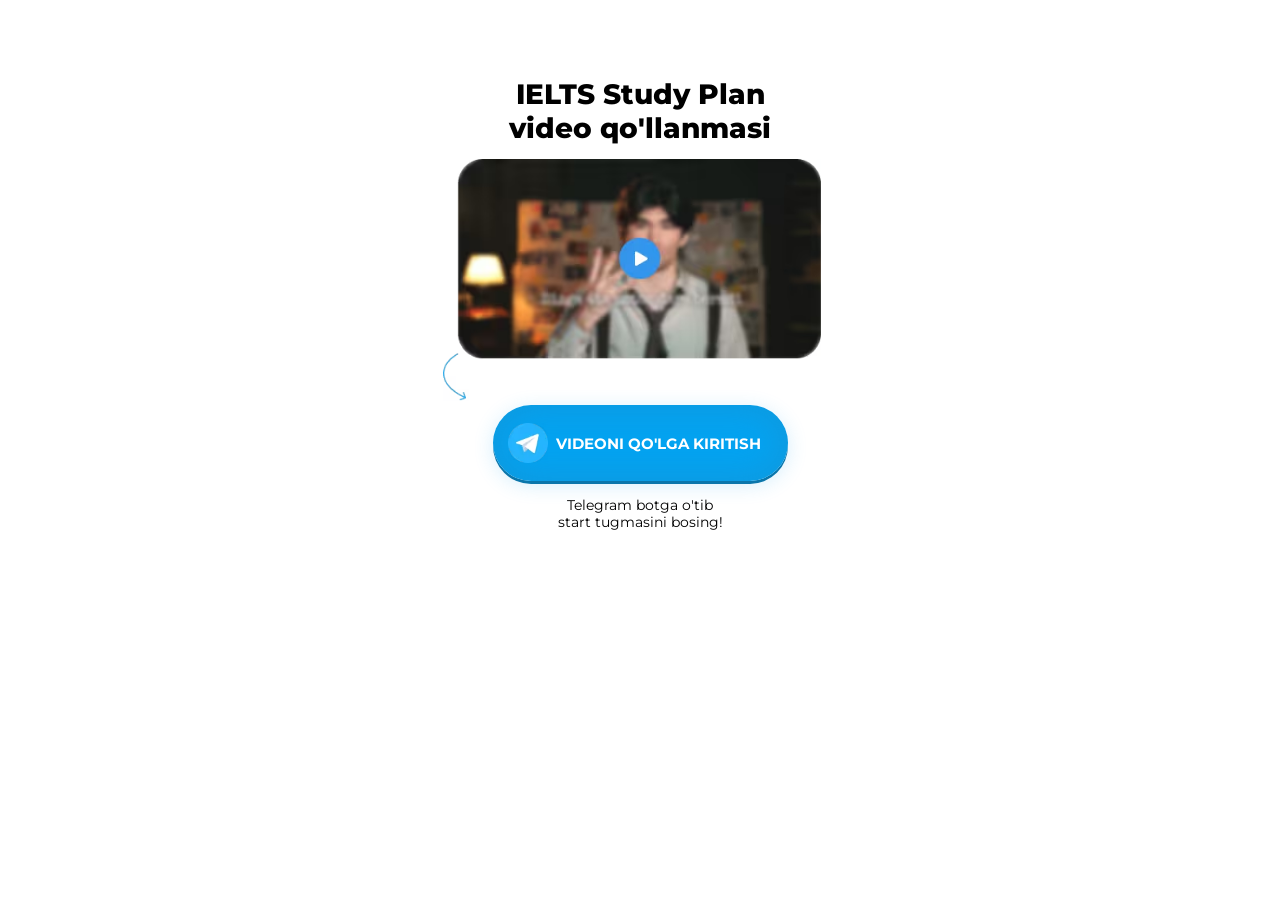
<file: thankYou.html>
<!DOCTYPE html>
<html lang="uz">

<head>
  <meta charset="UTF-8" />
  <meta name="viewport" content="width=device-width, initial-scale=1.0" />
  <title>Obuna Bo'lish</title>
  <link rel="preconnect" href="https://fonts.googleapis.com" />
  <link rel="preconnect" href="https://fonts.gstatic.com" crossorigin />
  <link href="https://fonts.googleapis.com/css2?family=Montserrat:wght@400;700;800&display=swap" rel="stylesheet" />
  <style>*{margin:0;padding:0;box-sizing:border-box}body{font-family:'Montserrat',sans-serif;background:#fff;display:flex;justify-content:center;align-items:center}.container{width:100%;max-width:475px;display:flex;flex-direction:column;align-items:center;padding-top:clamp(40px, 10.4vw, 78px);padding-bottom:clamp(30px, 8vw, 60px);padding-left:clamp(16px, 4.27vw, 40px);padding-right:clamp(16px, 4.27vw, 40px);position:relative}.title{font-weight:800;font-size:clamp(18px, 7.47vw, 28px);line-height:1.2;text-align:center;color:#000;width:clamp(200px, 70.67vw, 265px);margin-bottom:clamp(10px, 3.73vw, 14px)}.cta-button{max-width:clamp(240px, 78.67vw, 295px);width:100%;display:flex;align-items:center;gap:clamp(6px, 2.13vw, 8px);padding:clamp(14px, 4.8vw, 18px) clamp(12px, 4vw, 15px);background:linear-gradient(0deg,#04A3F1,#04A3F1),radial-gradient(102.92% 102.92% at 50% -45.56%,rgb(42 171 238 / .55) 0%,#fff0 100%);box-shadow:0 3px 0 0 #0A76AB,0 0 36.48px 0 #198FCC99 inset,0 4px 20px 0 #2AABEE33;border-radius:99px;margin:0 auto clamp(12px, 4.27vw, 16px);font-weight:700;font-size:clamp(10px, 4vw, 15px);line-height:100%;text-transform:uppercase;color:#fff;text-decoration:none}.cta-button img{width:clamp(32px, 10.67vw, 40px);height:clamp(32px, 10.67vw, 40px)}.subtitle{font-weight:400;font-size:clamp(12px, 3.73vw, 14px);line-height:1.2;text-align:center;color:#000;width:clamp(150px, 46.93vw, 176px)}.video-wrapper{padding-right:clamp(10px, 4.53vw, 17px)}.video-wrapper img{width:100%;height:auto}</style>
</head>

<body>
  <div class="container">
    <h1 class="title">IELTS Study Plan video qo'llanmasi</h1>
    <div class="video-wrapper">
      <img class="" src="./images/vido.avif" alt="video" loading="lazy" decoding="async" width="306" height="194" />
    </div>
    <a href="https://t.me/VisionSchoolAdminBot" class="cta-button">
      <img src="./images/telegram.avif" alt="telegram" loading="lazy" decoding="async" />
      <span>Videoni qo'lga kiritish</span>
    </a>
    <p class="subtitle">Telegram botga o'tib start tugmasini bosing!</p>
  </div>
  <p id="errorMessage" style="display:none; color:red; text-align:center; margin-top:10px;">Xatolik yuz berdi</p>
  <script defer src="./js/thankYou.js"></script>
  <!-- Meta Pixel Code -->
<script defer>
!function(f,b,e,v,n,t,s)
{if(f.fbq)return;n=f.fbq=function(){n.callMethod?
n.callMethod.apply(n,arguments):n.queue.push(arguments)};
if(!f._fbq)f._fbq=n;n.push=n;n.loaded=!0;n.version='2.0';
n.queue=[];t=b.createElement(e);t.async=!0;
t.src=v;s=b.getElementsByTagName(e)[0];
s.parentNode.insertBefore(t,s)}(window, document,'script',
'https://connect.facebook.net/en_US/fbevents.js');
fbq('init', '1917109149121741');
fbq('track', 'PageView');
</script>
<noscript><img height="1" width="1" style="display:none"
src="https://www.facebook.com/tr?id=1917109149121741&ev=PageView&noscript=1"
/></noscript>
<!-- End Meta Pixel Code -->
</body>

</html>
</file>
<file: css/main.css>
@font-face { font-family: Gilroy; src: url(../font/Gilroy-Bold.woff2); font-weight: 700; font-display: swap; } @font-face { font-family: Gilroy; src: url(../font/gilroy-semibold-optimized.woff2); font-weight: 600; font-display: swap; } @font-face { font-family: Gilroy; src: url(../font/Gilroy-Medium.subset-abAB-punct.woff2); font-weight: 500; font-display: swap; } @font-face { font-family: Gilroy; src: url(../font/Gilroy-Regular.woff2); font-weight: 400; font-display: swap; } .reviews { background-color: transparent; padding-top: 52px; padding-bottom: 67px; position: relative; z-index: 5; overflow: hidden; } .reviews::before { content: ""; position: absolute; top: 0; left: 50%; width: 3000px; height: 100%; transform: translate3d(-50%, 0, 0); background-color: #4EACFF; border-radius: 130%; z-index: 0; pointer-events: none; contain: paint; } .reviews .container { position: relative; z-index: 1; } .title { font-weight: 700; font-size: clamp(27px, 8vw, 42px); line-height: 120%; text-align: center; margin-bottom: 72px; color: white; } .track { margin-bottom: 70px; } .card { background-color: white; border-radius: 30px; max-width: clamp(250px, 75vw, 323px); width: 100%; } .swiper-wrapper { margin-bottom: 70px; } .reviews-nav { margin: 0 auto; display: flex; max-width: 154px; width: 100%; gap: 26px; } .btn { background-color: transparent; border: none; cursor: pointer; } .reviews-nav .btn.swiper-button-disabled { opacity: 0.4; cursor: not-allowed; } .reviews-nav .btn.swiper-button-disabled circle { fill: #A8E8C6; } .card img { height: auto; width: 100%; margin-bottom: -5px; } .result { padding-top: 133px; padding-bottom: 131px; } .result__title { font-weight: 700; font-size: clamp(19px, 5.9vw, 42px); line-height: 120%; color: #161616; } .result__info { display: flex; align-items: center; justify-content: space-between; margin-bottom: 93px; } .result__pagaiton { display: flex; align-items: center; gap: 26px; } .result__btn { cursor: pointer; } .result__btn.swiper-button-disabled { opacity: 0.4; cursor: not-allowed; } .result__btn.swiper-button-disabled circle { fill: #8BB8E0; } .result__btn svg { max-width: clamp(45px, 13vw, 64px); width: 100%; } .result__col { max-width: 338px; width: 100%; border-radius: 26px; background-color: #4EACFF; border: 1px solid #FFFFFF; padding: 17px 11px 31px 11px; display: flex; flex-direction: column; } .result__col img { margin: 0 auto; display: flex; max-width: 302px; width: 100%; padding-bottom: 21px; } .result__col h3 { font-weight: 600; font-size: 16px; margin-left: 10px; line-height: 170%; color: white; margin-bottom: 15px; } .result__col p { font-weight: 400; font-size: 16px; line-height: 100%; color: white; margin-left: 10px; } .course { padding-bottom: 130px; } .courses { padding-bottom: 102px; } .course__container { max-width: 951px; width: 100%; margin: 0 auto; padding: 0 10px; } .course__box { border-radius: 26px; background-color: #fff; border: 1px solid #E2FEFF; box-shadow: 0px 20px 200px 0px #2EB2FF33; padding: 111px 24px 164px; text-align: center; } .course__title { font-weight: 700; font-size: clamp(22px, 7vw, 42px); line-height: 1.2; text-align: center; margin-bottom: clamp(20px, 3vw, 42px); } .course__text { font-weight: 500; font-size: clamp(10.5px, 3.4vw, 20px); line-height: 1.5; color: #505050; margin-bottom: clamp(32px, 5vw, 71px); } .course__row { display: flex; flex-direction: column; gap: 24px; max-width: 598px; width: 100%; margin: 0 auto 82px; } .course__col { display: flex; align-items: center; gap: 19px; } .course__col img { max-width: 177px; width: 100%; object-fit: contain; flex-shrink: 0; } .course__item { background-color: #EBFFEC; border-radius: 26px; border: 1px solid #52E397; padding: 26px 20px 32px 37px; max-width: 402px; height: clamp(108px, 28vw, 159px); width: 100%; text-align: left; } .course__item h3 { font-weight: 700; font-size: clamp(14px, 3.5vw, 24px); line-height: 1.6; color: #323232; margin-bottom: 11px; } .course__item p { font-weight: 500; font-size: clamp(13px, 1.6vw, 16px); line-height: 1.6; color: #323232; } .course__btn { max-width: 424px; width: 100%; height: clamp(60px, 7vw, 84px); background: linear-gradient(90deg, #2BF88F 0%, #62FFAF 50%, #2BF88F 100%); border-radius: 10px; box-shadow: 0px 8px 0px 0px #1DC66F; color: #3B3B3B; font-weight: 700; font-size: clamp(12px, 1.5vw, 16px); line-height: 1; letter-spacing: 0.03em; text-transform: uppercase; border: none; cursor: pointer; display: flex; align-items: center; justify-content: center; margin: 0 auto; } /* Tablet */ @media (max-width: 768px) { .course { padding-bottom: 80px; } .course__box { padding: 60px 20px 80px; } .course__text br { display: none; } .course__row { margin-bottom: 48px; } .course__col img { width: 120px; height: 108px; } .course__item { padding: 20px 16px 24px 20px; } .course__item p br { display: none; } .result { padding-bottom: 50px; } } /* Mobile */ @media (max-width: 480px) { .course__box { padding: 40px 14px 60px; border-radius: 16px; } .course__col { gap: 12px; } .course__item { max-width: 100%; padding: 18px 16px; border-radius: 16px; } .course__row { margin-bottom: 36px; } .course__item h3 { margin-bottom: 4px; } .course__item { padding: 14px; } } @media (max-width:370px) { .course__col { flex-direction: column; } } .growth__info { max-width: 620px; width: 100%; background-color: #EBFFEC; border: 1px solid #52E397; border-radius: 26px; padding: 35px 0; margin-left: auto; margin-right: auto; margin-bottom: 69px; } .growth__info p { font-weight: 500; font-size: clamp(15px, 4.5vw, 18px); line-height: 150%; text-align: center; color: #505050; } .growth__row-title { margin-bottom: 29px; font-weight: 600; font-size: 28px; line-height: 150%; text-align: center; color: #505050; } .growth__col { display: grid; grid-template-columns: repeat(2, 1fr); margin-bottom: 82px; max-width: 640px; gap: 21px; width: 100%; margin-left: auto; margin-right: auto; } .growth__item { display: flex; align-items: center; gap: 24px; } .growth__item div { background-color: #4EACFF; border: 1px solid #B3DBFF; box-shadow: 0px 0px 10px 5px #8ED4FF inset; max-width: 71px; width: 100%; padding: 17px 0 15px 0; font-weight: 800; font-size: 40px; line-height: 100%; letter-spacing: -2%; text-align: center; text-transform: uppercase; color: white; border-radius: 12px; height: 71px; display: flex; align-items: center; justify-content: center; } .growth__item p { font-weight: 500; font-size: clamp(16px, 5vw, 18px); line-height: 150%; color: #505050; text-align: start; } .growth__text { font-weight: 500; font-size: clamp(19px, 5vw, 24px); line-height: 150%; text-align: center; margin-bottom: 30px; color: #505050; } .mb { margin-bottom: 130px; } .gune { display: grid; grid-template-columns: repeat(2, 1fr); gap: 24px; max-width: 673px; width: 100%; margin-left: auto; margin-right: auto; margin-bottom: 95px; } .gune__col { display: flex; align-items: center; gap: 25px; } .gune__col img { max-width: 71px; width: 100%; height: auto; background-color: #4EACFF; border: 1px solid #B3DBFF; box-shadow: 0px 0px 10px 5px #8ED4FF inset; border-radius: 12px; } .gune__col p { font-weight: 500; font-size: 18px; line-height: 150%; color: #505050; } .user__box { display: flex; flex-direction: column; gap: 24px; margin-bottom: 114px; } .user__row { display: grid; grid-template-columns: repeat(2, 1fr); justify-content: center; align-items: center; gap: 24px; margin-left: auto; margin-right: auto; max-width: 1100px; width: 100%; margin-bottom: 80px; } .user__col { display: flex; align-items: center; justify-content: center; gap: 15px; position: relative; } .user__cols { display: flex; align-items: center; justify-content: center; gap: 15px; position: relative; } .user__min { position: relative; } .user__min img { position: relative; z-index: 0; max-width: clamp(130vw, 10vw, 142px); width: 100%; height: auto; display: block; } .user__min::after { content: ""; position: absolute; inset: 0; background: rgba(0,0,0,0.12); z-index: 1; pointer-events: none; border-radius: 22px; } .user__min h3 { font-weight: 900; font-size: 80px; line-height: 160%; color: white; position: absolute; top: 0px; left: 50%; transform: translateX(-50%); z-index: 2; } .user__info { background-color: #EBF5FF; border: 0.8px solid #88C7FF; border-radius: 20px; padding: 35px 0 35px 36px; max-width: 328px; width: 100%; font-weight: 500; font-size: 18px; line-height: 160%; color: #323232; } .user__infos { background-color: #EBF5FF; border: 0.8px solid #88C7FF; border-radius: 20px; padding: 35px 0 35px 36px; max-width: 605px; width: 100%; font-weight: 500; font-size: 18px; line-height: 160%; color: #323232; } .mbs { margin-bottom: 74px; } .right { transform: translateX(50%); } .course { padding-bottom: 102px; } .course__container { max-width: 978px; margin: 0 auto; padding: 0 10px; } .course__list { display: flex; align-items: center; gap: 30px; } .course__list--top { margin-bottom: 12.5px; } .course__items { max-width: 331px; width: 100%; border-radius: 20px; background-color: #EBFFEC; border: 1px solid #52E397; display: flex; flex-direction: column; align-items: center; justify-content: center; padding: 38px 0 27px 0; height: 115px; text-align: center; } .course__number { font-weight: 800; font-size: 20px; line-height: 100%; letter-spacing: -2%; text-align: center; text-transform: uppercase; color: white; border-radius: 100%; display: flex; align-items: center; justify-content: center; margin-top: -55px; margin-bottom: 22px; padding: 7px 12px 6px 12px; background-color: #52E397; } .course__texts { font-weight: 500; font-size: 18px; line-height: 140%; text-align: center; color: #323232; } .course__arrows { margin-bottom: 34px; display: flex; align-items: center; gap: 39px; justify-content: center; } .course__list--bottom { margin-bottom: 13px; } .course__stats { display: flex; align-items: center; justify-content: center; gap: 62px; margin-bottom: 83px; } .course__stat { display: flex; align-items: center; gap: 32px; } .course__stat-number { position: relative; } .course__stat-number p { position: absolute; font-weight: 800; font-size: 56px; line-height: 160%; color: white; top: 10px; left: 50%; transform: translateX(-50%); letter-spacing: 2%; text-align: center; text-transform: uppercase; } .course__stat-text { font-weight: 500; font-size: 18px; line-height: 140%; color: #3A3A3A; } .course__min { max-width: 102px; width: 100%; height: 109px; background-color: #86CFFF; filter: blur(24px) } .course__btn--primary { max-width: 424px; width: 100%; } .why { padding-bottom: 146px; } .why__row { margin-bottom: 57px; display: grid; grid-template-columns: repeat(2, 1fr); max-width: 759px; gap: 39px; margin-left: auto; margin-right: auto; } /* ── FAQ ── */ .faq { padding: 0 10px clamp(60px, 8vw, 122px); } .faq__container { max-width: 900px; width: 100%; margin: 0 auto; } .faq__title { font-weight: 700; font-size: clamp(24px, 4vw, 44px); line-height: 1.2; text-align: center; color: #1a1a1a; margin-bottom: clamp(32px, 5vw, 72px); } .faq__list { display: flex; flex-direction: column; gap: 16px; } .faq__item { border: 1px solid #459CFF; border-radius: 26px; overflow: hidden; } .faq__question { width: 100%; display: flex; align-items: center; justify-content: space-between; gap: 16px; padding: clamp(16px, 2.5vw, 22px) clamp(16px, 3vw, 28px); background: none; border: none; cursor: pointer; text-align: left; } .faq__question span { font-weight: 600; font-size: clamp(16px, 5vw, 20px); line-height: 150%; color: #535353; } .faq__icon { width: 36px; height: 36px; min-width: 36px; background: #2196F3; border-radius: 50%; display: flex; align-items: center; justify-content: center; transition: transform 0.3s ease; } .faq__icon svg { width: 16px; height: 16px; fill: none; stroke: #fff; stroke-width: 2.5; stroke-linecap: round; stroke-linejoin: round; transition: transform 0.3s ease; } .faq__item.open .faq__icon svg { transform: rotate(180deg); } .faq__answer { max-height: 0; overflow: hidden; transition: max-height 0.35s ease, padding 0.3s ease; } .faq__answer p { font-size: clamp(13px, 1.6vw, 16px); color: #505050; line-height: 1.6; padding: 0 clamp(16px, 3vw, 28px) clamp(16px, 2vw, 22px); } .faq__item.open .faq__answer { max-height: 300px; } /* ── Footer ── */ .footer { background: #2196F3; padding: clamp(24px, 4vw, 48px) clamp(16px, 4vw, 48px); } .footer__container { max-width: 1200px; width: 100%; margin: 0 auto; display: flex; align-items: center; justify-content: space-between; gap: 24px; flex-wrap: wrap; } .footer__links { text-align: right; } .footer__links a { display: block; font-size: clamp(12px, 1.4vw, 15px); color: rgba(255, 255, 255, 0.85); text-decoration: none; line-height: 1.8; transition: color 0.2s; } .footer__links a:hover { color: #fff; } .teacher { padding-bottom: 157px; } .teacher__box { display: flex; align-items: center; justify-content: center; gap: 32px; position: relative; z-index: 1; } .teacher__images { max-width: 365px; width: 100%; height: auto; } .teacher__nav { max-width: 509px; width: 100%; background-color: #EBF5FF; border: 1px solid #88C7FF; border-radius: 12px; padding: 54px 0 53px 57px; display: flex; flex-direction: column; gap: 24px; } .teacher__nav li { font-weight: 500; font-size: clamp(15.5px, 5vw, 18px); line-height: 140%; color: #313131; } .teacher__nav li::marker { color: #3495EC; } .teacher__bg { position: relative; } .teacher__img1 { position: absolute; box-shadow: 0px 0px 150px 0px #3FAFFF80; border-radius: 100%; top: -320px; left: 30px; } .teacher__img { top: -320px; position: absolute; box-shadow: 0px 0px 150px 0px #3FAFFF80; border-radius: 100%; right: 30px; } /* ── CTA Section ── */ .cta { padding: 0 10px; padding-bottom: 164px; } .cta__container { max-width: 1144px; background-color: white; width: 100%; border: 1px solid #E2FEFF; box-shadow: 0px 20px 200px 0px #2EB2FF33; margin: 0 auto; border-radius: 28px; position: relative; display: flex; align-items: center; gap: 101px; padding: 98px 79px 98px 78px; } /* Dashed arrow SVG top */ .cta__arrow { position: absolute; top: 30px; left: 50%; transform: translateX(-50%); width: clamp(160px, 30vw, 503px); pointer-events: none; } /* Left */ .cta__left { flex: 1; } .cta__title { font-weight: 700; font-size: clamp(35px, 11vw, 56px); line-height: 120%; margin-bottom: 28px; color: #161616; text-transform: uppercase; } .cta__text { font-weight: 600; font-size: clamp(14px, 4vw, 20px); line-height: 160%; } /* Right — form card */ .cta__card { background: #4AADEE; border-radius: 20px; padding: clamp(20px, 3vw, 32px); display: flex; flex-direction: column; gap: 14px; width: clamp(280px, 40%, 420px); flex-shrink: 0; } .cta__input { width: 100%; background: #fff; border: none; border-radius: 12px; padding: clamp(14px, 2vw, 18px) clamp(16px, 2vw, 20px); font-size: clamp(14px, 1.6vw, 16px); font-weight: 500; color: #111; outline: none; } .cta__input::placeholder { color: #aaa; } .cta__btn { width: 100%; background: linear-gradient(90deg, #2BF88F 0%, #62FFAF 50%, #2BF88F 100%); border: none; border-radius: 12px; padding: clamp(16px, 2vw, 20px); font-size: clamp(14px, 1.6vw, 17px); font-weight: 700; color: #1a1a1a; cursor: pointer; box-shadow: 0 6px 0 #1DC66F; transition: transform 0.15s, box-shadow 0.15s; } .cta__btn:active { transform: translateY(4px); box-shadow: 0 2px 0 #1DC66F; } .cta__note { font-size: clamp(11px, 1.2vw, 13px); color: rgba(255, 255, 255, 0.9); text-align: center; line-height: 1.5; } .cta__note a { color: #fff; text-decoration: underline; text-underline-offset: 2px; } * { margin: 0; padding: 0; box-sizing: border-box; } body { font-family: Gilroy, sans-serif; background: #fff; } .container { max-width: 960px; width: 100%; margin: 0 auto; padding: 0 20px; } /* ════════════════════════════ WORK — Kurs modullari ════════════════════════════ */ .work { padding: clamp(48px, 7vw, 96px) 0; } .work__title { font-weight: 700; font-size: clamp(24px, 4vw, 42px); line-height: 1.3; text-align: center; margin-bottom: clamp(32px, 5vw, 72px); } .work__box { background: #fff; box-shadow: 0px 20px 200px 0px #2EB2FF33; border: 1px solid #E2FEFF; border-radius: 26px; padding: clamp(32px, 5vw, 78px) clamp(20px, 5vw, 46px) clamp(32px, 5vw, 80px); display: flex; flex-direction: column; align-items: center; gap: clamp(24px, 4vw, 50px); } /* Slider area */ .work__slider { width: 100%; display: flex; align-items: center; gap: clamp(12px, 2vw, 24px); } .work__nav { width: clamp(44px, 6vw, 64px); height: clamp(44px, 6vw, 64px); min-width: clamp(44px, 6vw, 64px); background: #21F98B; border: none; border-radius: 50%; display: flex; align-items: center; justify-content: center; cursor: pointer; flex-shrink: 0; transition: opacity 0.2s; } .work__nav:hover { opacity: 0.85; } .work__nav svg { width: clamp(14px, 2vw, 20px); height: clamp(14px, 2vw, 20px); stroke: #fff; stroke-width: 2.5; stroke-linecap: round; stroke-linejoin: round; fill: none; } .work__slide-wrap { flex: 1; overflow: hidden; border-radius: 20px; } .work__track { display: flex; width: 100%; transition: transform 0.45s ease; } .work__slide { background: #4EACFF; border: 1.6px solid #9FD6FF; border-radius: 20px; aspect-ratio: 16 / 9; width: 100%; flex: 0 0 100%; display: flex; align-items: center; justify-content: center; } .work__slide--filled { aspect-ratio: auto; background: #4EACFF; border: 1.6px solid #9FD6FF; align-items: stretch; } .work__slide-num { font-size: clamp(16px, 3vw, 28px); font-weight: 700; color: #fff; opacity: 0.7; } .module-card { width: 100%; background: transparent; border-radius: 22px; padding: clamp(22px, 3.2vw, 36px) clamp(20px, 3vw, 34px) clamp(18px, 2.6vw, 28px); color: #fff; font-family: Gilroy, sans-serif; } .module-card__head { display: flex; align-items: center; gap: 14px; margin-bottom: clamp(16px, 2.4vw, 22px); } .module-card__icon { width: 48px; height: 48px; min-width: 48px; border-radius: 12px; background: rgba(255,255,255,0.22); border: 1px solid rgba(255,255,255,0.45); display: flex; align-items: center; justify-content: center; } .module-card__icon svg { width: 28px; height: 28px; } .module-card__title { font-weight: 700; font-size: clamp(22px, 3.2vw, 32px); letter-spacing: 0.04em; text-transform: uppercase; color: #fff; } .module-card__list { list-style: none; margin: 0; padding: 0; } .module-card__row { display: grid; grid-template-columns: minmax(140px, 0.46fr) 18px 1fr; align-items: start; gap: 10px 14px; padding: clamp(14px, 2vw, 20px) 0; border-top: 1px solid rgba(255, 255, 255, 0.35); } .module-card__left { display: flex; align-items: flex-start; gap: 12px; min-width: 0; } .module-card__dot { width: 10px; height: 10px; min-width: 10px; margin-top: 7px; border-radius: 50%; background: #fff; } .module-card__part { display: flex; flex-direction: column; gap: 2px; } .module-card__part-n { font-weight: 700; font-size: clamp(15px, 1.8vw, 18px); color: #fff; } .module-card__part-t { font-weight: 500; font-size: clamp(13px, 1.5vw, 16px); color: rgba(255,255,255,0.92); } .module-card__chev { width: 8px; height: 8px; border-right: 2px solid #fff; border-bottom: 2px solid #fff; transform: rotate(-45deg); justify-self: center; margin-top: 10px; } .module-card__subs, .module-card__tips { list-style: none; margin: 6px 0 0; padding: 0; display: flex; flex-direction: column; gap: 4px; } .module-card__subs li, .module-card__tips li { position: relative; padding-left: 12px; font-weight: 500; font-size: clamp(13px, 1.5vw, 16px); line-height: 1.4; color: #fff; } .module-card__subs li::before, .module-card__tips li::before { content: ""; position: absolute; left: 0; top: 0.52em; width: 5px; height: 5px; border-radius: 50%; background: rgba(255,255,255,0.75); } .module-card__tips { margin-top: 2px; } .module-card__desc { font-weight: 500; font-size: clamp(13px, 1.6vw, 17px); line-height: 1.45; color: #fff; margin: 0; } @media (max-width: 640px) { .module-card__row { grid-template-columns: 1fr; gap: 8px; } .module-card__chev { display: none; } .module-card__icon { width: 42px; height: 42px; min-width: 42px; border-radius: 10px; } } .work__btn { font-weight: 700; font-size: clamp(13px, 1.6vw, 17px); text-transform: uppercase; letter-spacing: 0.03em; color: #3B3B3B; background: linear-gradient(90deg, #2BF88F 0%, #62FFAF 50%, #2BF88F 100%); box-shadow: 0px 8px 0px 0px #1DC66F; border: none; border-radius: 10px; padding: clamp(18px, 2.5vw, 30px) clamp(32px, 5vw, 60px); cursor: pointer; transition: transform 0.15s, box-shadow 0.15s; } .work__btn:active { transform: translateY(5px); box-shadow: 0px 3px 0px 0px #1DC66F; } /* ════════════════════════════ PRICE — Kurs narxlari ════════════════════════════ */ .price { padding: clamp(32px, 5vw, 70px) 0 clamp(48px, 7vw, 100px); } .price__title { font-weight: 700; font-size: clamp(24px, 4vw, 42px); line-height: 1.3; text-align: center; margin-bottom: clamp(32px, 5vw, 71px); } .price__list { display: flex; flex-direction: column; gap: clamp(24px, 4vw, 50px); } /* Each card row */ .price__card { display: flex; position: relative; align-items: center; gap: clamp(16px, 3vw, 33px); } .price__card img { max-width: 365px; width: 100%; } /* Image block */ .price__img-box { flex-shrink: 0; width: clamp(140px, 38%, 365px); border-radius: 26px; overflow: hidden; display: flex; flex-direction: column; align-items: center; position: relative; padding: 16px 0 0; } .price__img-box--green { background: #23CE73; border: 4px solid #A2FFCD; } .price__img-box--blue { background: #4EACFF; border: 4px solid #9FD6FF; } .price__img-box img.main-img { width: clamp(100px, 80%, 280px); height: auto; display: block; } .price__badge { position: absolute; top: 12px; left: 300px; background: #fff; z-index: 3; border: 1px solid #FFD69A; border-radius: 50%; width: 40px; height: 40px; display: flex; align-items: center; justify-content: center; } .price__badge img { width: 22px; height: 22px; } /* Info block */ .price__info { flex: 1; height: 320px; border-radius: 20px; padding: clamp(24px, 4vw, 48px) clamp(16px, 3vw, 32px); display: flex; flex-direction: column; align-items: center; text-align: center; } .price__info--green { background: #EBFFEC; border: 1px solid #52E397; } .price__info--blue { background: #EBF5FF; border: 1px solid #88C7FF; position: relative; } .price__info-badge { position: absolute; top: 12px; right: 12px; background: #fff; border: 1px solid #FFD69A; border-radius: 50%; width: 40px; height: 40px; display: flex; align-items: center; justify-content: center; } .price__info-badge img { width: 22px; height: 22px; } .price__info h3 { font-weight: 700; font-size: clamp(16px, 2.5vw, 28px); line-height: 1.4; margin-bottom: clamp(8px, 1.5vw, 14px); color: #1a1a1a; } .price__info p { font-weight: 500; font-size: clamp(12px, 1.6vw, 16px); line-height: 1.5; color: #444; margin-bottom: clamp(20px, 3vw, 48px); } .price__info p br { display: none; } .price__cta { font-weight: 700; font-size: clamp(10.5px, 1.3vw, 15px); text-transform: uppercase; letter-spacing: 0.03em; color: #3B3B3B; background: linear-gradient(90deg, #2BF88F 0%, #62FFAF 50%, #2BF88F 100%); box-shadow: 0px 5px 0px 0px #1DC66F; border: none; border-radius: 10px; padding: clamp(14px, 2vw, 22px) clamp(16px, 2.5vw, 32px); cursor: pointer; transition: transform 0.15s, box-shadow 0.15s; } .price__cta:active { transform: translateY(3px); box-shadow: 0px 2px 0px 0px #1DC66F; } /* Mobile — stack vertically */ @media (max-width: 600px) { .price__card { flex-direction: column; align-items: stretch; } .price__img-box { width: 100%; } .price__info { width: 100%; } .price__card img { max-width: 200px; margin: 0 auto; display: flex; } } @media (max-width:1024px) { .user__row { grid-template-columns: 1fr; } .user__info { max-width: 100%; padding: 26px 0 26px 36px; } .user__infos { max-width: 100%; padding: 26px 0 26px 36px; } .mbs { margin-bottom: 35px; } .right { transform: translateX(0); } .courses { padding-bottom: 70px; } .course__stats { flex-wrap: wrap; } .course__stat { gap: 15px; } .cta__container { flex-direction: column; align-items: stretch; } .cta__arrow { display: none; } .teacher__box { flex-direction: column; } .why { padding-bottom: 60px; } } /* Mobile */ @media (max-width: 640px) { .cta__card { width: 100%; } .cta__text { max-width: 100%; } .why__row { grid-template-columns: 1fr; align-items: center; margin-left: auto; margin-right: auto; justify-content: center; max-width: 330px; } .teacher { padding-bottom: 60px; } } @media (max-width:768px) { .reviews { padding-top: 25px; padding-bottom: 25px; } .reviews::before { width: 180vw; border-radius: 0; } .reviews .title { margin-bottom: 28px; } .result__info { flex-direction: column; margin-bottom: 60px; } .result__title { margin-bottom: 25px; } .result__pagaiton { margin-right: 0; gap: 14px; } .growth__col { grid-template-columns: 1fr; margin-bottom: 60px; } .mb { margin-bottom: 60px; } .course__list { flex-direction: column; } .courses { padding-bottom: 35px; } .course__stats { align-items: center; justify-content: start; gap: 30px; } .cta__container { padding: 40px; } .teacher { padding-bottom: 30px; } .cta { padding-bottom: 30px; } .why { padding-bottom: 30px; } .teacher__nav { padding: 35px 0 35px 35px; } } @media (max-width:480px) { .swiper { overflow: visible !important; } .result__pagaiton { margin-right: -35px; gap: 14px; } .result__info { margin-bottom: 35px; } .growth__item div { max-width: 60px; height: 60px; font-size: 38px; } .growth__info { padding: 25px 0; } .growth__item { gap: 20px; } .gune { grid-template-columns: 1fr; } .user__info { font-size: 15px; padding: 20px 0 20px 20px; } .user__infos { font-size: 15px; padding: 20px 0 20px 20px; } .user__infos p br { display: none; } .user__min h3 { top: 50%; transform: translate(-50%, -50%); } .user__col { gap: 10px; } .user__cols { gap: 10px; flex-direction: column; } .course__stats { display: flex; } .course__stat { display: flex; } .footer__container { flex-direction: column; align-items: flex-start; } .footer__links { text-align: left; } .cta__container { padding: 20px; } #nextBtn { margin-right: -45px; } #prevBtn { margin-left: -45px; } } @media (max-width:350px) { .user__col { flex-direction: column; } } @media (max-width:768px) { #prevBtn { transform: translateX(20px); position: relative; z-index: 5; } #nextBtn { transform: translateX(-20px); position: relative; z-index: 5; } .result { padding-top: 40px; padding-bottom: 10px; } .course__box { padding-top: 10px; padding-bottom: 15px; margin-bottom: 10px; } .user__min h3 { font-size: 65px; line-height: 1; top: 50%; left: 50%; transform: translate(-50%, -50%); } .growth__info { margin-bottom: 20px; } .course { padding-top: 20px; padding-bottom: 30px; } .gune { margin-bottom: 20px; } .user__row { margin-bottom: 30px; } .course__btn.webinar-cta { margin-bottom: 30px; } .user__box { margin-bottom: 30px; } .courses { padding-bottom: 20px; } .course__stats { margin-bottom: 20px; } .work__box { padding: 15px 10px; } .work { padding-bottom: 0; } .cta__container { gap: 20px; } .reviewsSwiper { overflow: hidden !important; } .reviewsSwiper .swiper-wrapper { display: grid; grid-auto-flow: column; grid-auto-columns: 100%; } .reviewsSwiper .swiper-slide { width: 100% !important; max-width: 100%; } .reviewsSwiper .card { margin-left: auto; margin-right: auto; } .resultSwiper { overflow: hidden !important; } .resultSwiper .swiper-wrapper { display: grid; grid-auto-flow: column; grid-auto-columns: 100%; } .resultSwiper .swiper-slide { width: 100% !important; max-width: 100%; } .resultSwiper .result__col { margin-left: auto; margin-right: auto; } } .reviewsSwiper,.resultSwiper{min-height:280px} .result__btn{background:none;border:none;padding:0;font:inherit;display:inline-flex;align-items:center;justify-content:center} .work,.price,.faq,.cta,.teacher,.why,.course,.courses{content-visibility:auto;contain-intrinsic-size:auto 700px} @media (min-width:769px){.reviewsSwiper{min-height:470px;overflow:hidden}.resultSwiper{min-height:620px;overflow:hidden}.reviewsSwiper .swiper-wrapper,.resultSwiper .swiper-wrapper{display:flex}}
</file>
<file: css/modal.css>
@font-face { font-family: Bebas Neue; src: url(../font/BebasNeue-Regular.subset-AZa-z-0-9-punct-percent.woff2); font-display: swap; } .homeModal, .homeModalOverlay { position: fixed; top: 0; height: 100vh; width: 100%; left: 0; } .homeModal { z-index: 30; justify-content: center; align-items: center; display: flex; } .homeModalOverlay { background-color: rgba(0, 0, 0, 0.3); backdrop-filter: blur(5px); } .homeFormContainer { position: relative; z-index: 30; background-color: #fff; color: #000; border-radius: 8px; padding: 20px 40px 40px; width: 100%; max-width: 520px; box-shadow: 0 4px 12px rgba(0, 0, 0, 0.1); margin: 0 20px; position: fixed; top: 50%; left: 50%; transform: translate(-50%, -50%); } .homeFormTop { display: flex; justify-content: space-between; } .homeFormTopTitle { font-family: Inter, sans-serif; font-size: clamp(21px, 6.6vw, 24px); margin: 0 0 20px; color: #000; font-weight: 600; text-align: center; margin-left: auto; margin-right: auto; } .homeFormTopTarif { width: 100%; text-align: center; font-family: Inter, sans-serif; font-weight: 600; font-size: 15px; color: #3495EC; margin: -6px 0 18px; } .closeButton { background: 0 0; border: none; cursor: pointer; padding: 4px; justify-content: center; align-items: center; display: flex; position: absolute; top: 20px; right: 20px; color: #000; } .homeFormErrorText { color: #e53e3e; margin-bottom: 12px; font-size: 14px; font-family: system-ui, -apple-system, BlinkMacSystemFont, "Segoe UI", sans-serif; padding-top: 5px; padding-bottom: 5px; } .HomeFormRowInput, .HomeFormRowLabel { font-family: system-ui, -apple-system, BlinkMacSystemFont, "Segoe UI", sans-serif; font-size: 18px; } .HomeFormRow { margin-bottom: 20px; } .HomeFormRowLabel { display: block; margin-bottom: 6px; color: #000; } .HomeFormRowInput { width: 100%; padding: 10px 16px; border: 1px solid #c9c9c9; min-height: 48px; background-color: #f3f7f8; border-radius: 6px; font-weight: 400; outline: 0; height: 50px; transition: border-color 0.2s; } .HomeFormRowInput:focus { border-color: #2BF88F; } .HomeFormRowInput::placeholder { color: #aaa; } .HomeFormBtn { font-family: sans-serif; height: 60px; width: 100%; cursor: pointer; border-radius: 10px; background: linear-gradient(90deg, #2BF88F 0%, #62FFAF 50%, #2BF88F 100%); transition: 0.3s; font-weight: 700; font-size: 28px; color: #3B3B3B; text-transform: uppercase; border: none; position: relative; display: flex; align-items: center; justify-content: center; } .phone-input-container { display: flex; align-items: center; position: relative; border: 1px solid #c9c9c9; background-color: transparent; border-radius: 6px; } .phone-input-container:focus { border-color: #e71f1f; } .selected-code { display: flex; margin-left: 10px; } .country-selector { position: relative; margin-right: 10px; } .selected-country { color: #000; display: flex; align-items: center; padding: 10px; padding-right: 0; border-radius: 6px; cursor: pointer; min-height: 50px; font-family: sans-serif !important; font-size: 18px; font-weight: 400 !important; min-width: max-content; border: none; background-color: transparent; } .country-dropdown { position: absolute; top: 110%; left: 0; width: 100%; z-index: 999; display: none; background: #fff; max-height: 200px; overflow-y: auto; border-radius: 6px; box-shadow: 0 4px 12px rgba(0, 0, 0, 0.1); } .country-dropdown.is-open { display: block; } .country-option { display: flex; justify-content: space-between; align-items: center; padding: 10px; cursor: pointer; font-family: sans-serif; font-weight: 400 !important; } .country-option:hover { background-color: #f3f7f8; } .country-option.selected { background-color: #e6f0fa; } @media screen and (max-width: 768px) { .homeFormContainer { max-width: 100%; padding: 80px 20px 20px; margin: 0; border-radius: 6px; height: 100vh; } .homeFormTopTitle { text-align: center; max-width: 408px; margin-left: auto; margin-right: auto; font-weight: 700; margin-bottom: 15px; } .homeFormTop { flex-direction: column; align-items: flex-start; } .closeButton { width: 100%; height: 50px; background-color: #000; color: #fff; padding-right: 20px; top: 0; left: 0; justify-content: end; } .homeFormErrorText { font-size: 12px; margin-bottom: 8px; } .HomeFormRowLabel { margin-bottom: 6px; } .HomeFormRowInput { padding: 0 12px; min-height: 40px; background-color: transparent; } .HomeFormRowInput::placeholder { color: #a3a3a3; } .HomeFormBtn { font-size: 18px; font-weight: 700; margin-top: 24px; } } @media screen and (max-width: 480px) { .homeFormContainer { max-width: 100%; padding: 80px 20px 20px; margin: 0; border-radius: 6px; height: 100vh; } .homeFormTopTitle { text-align: center; margin: 0 auto 15px; } .homeFormErrorText { font-size: 12px; margin-bottom: 8px; } .HomeFormRowLabel { margin-bottom: 6px; } .HomeFormRowInput { padding: 0 12px; min-height: 40px; background-color: transparent; border-radius: 10px; } .HomeFormRowInput::placeholder { color: #a3a3a3; } .HomeFormBtn { font-size: 16px; padding: 10px 0; margin-top: 24px; height: 50px; } }
</file>
